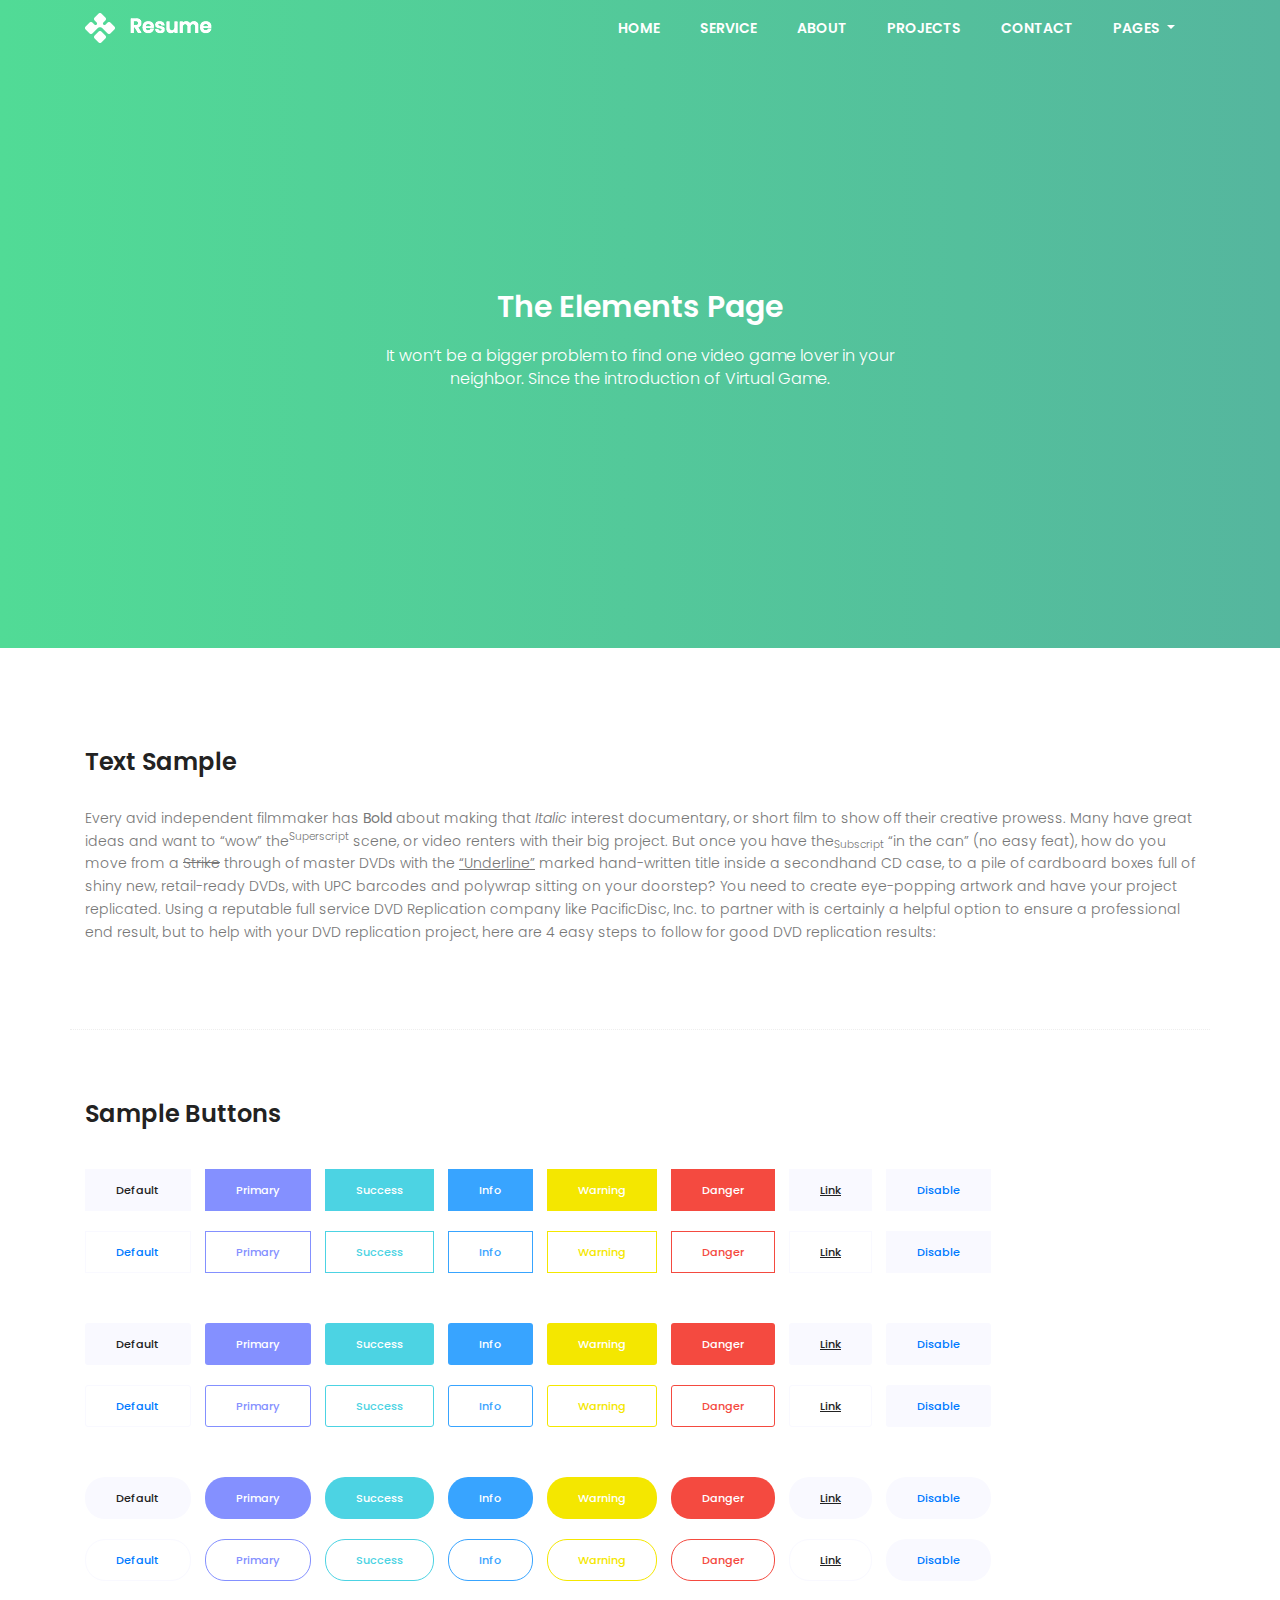
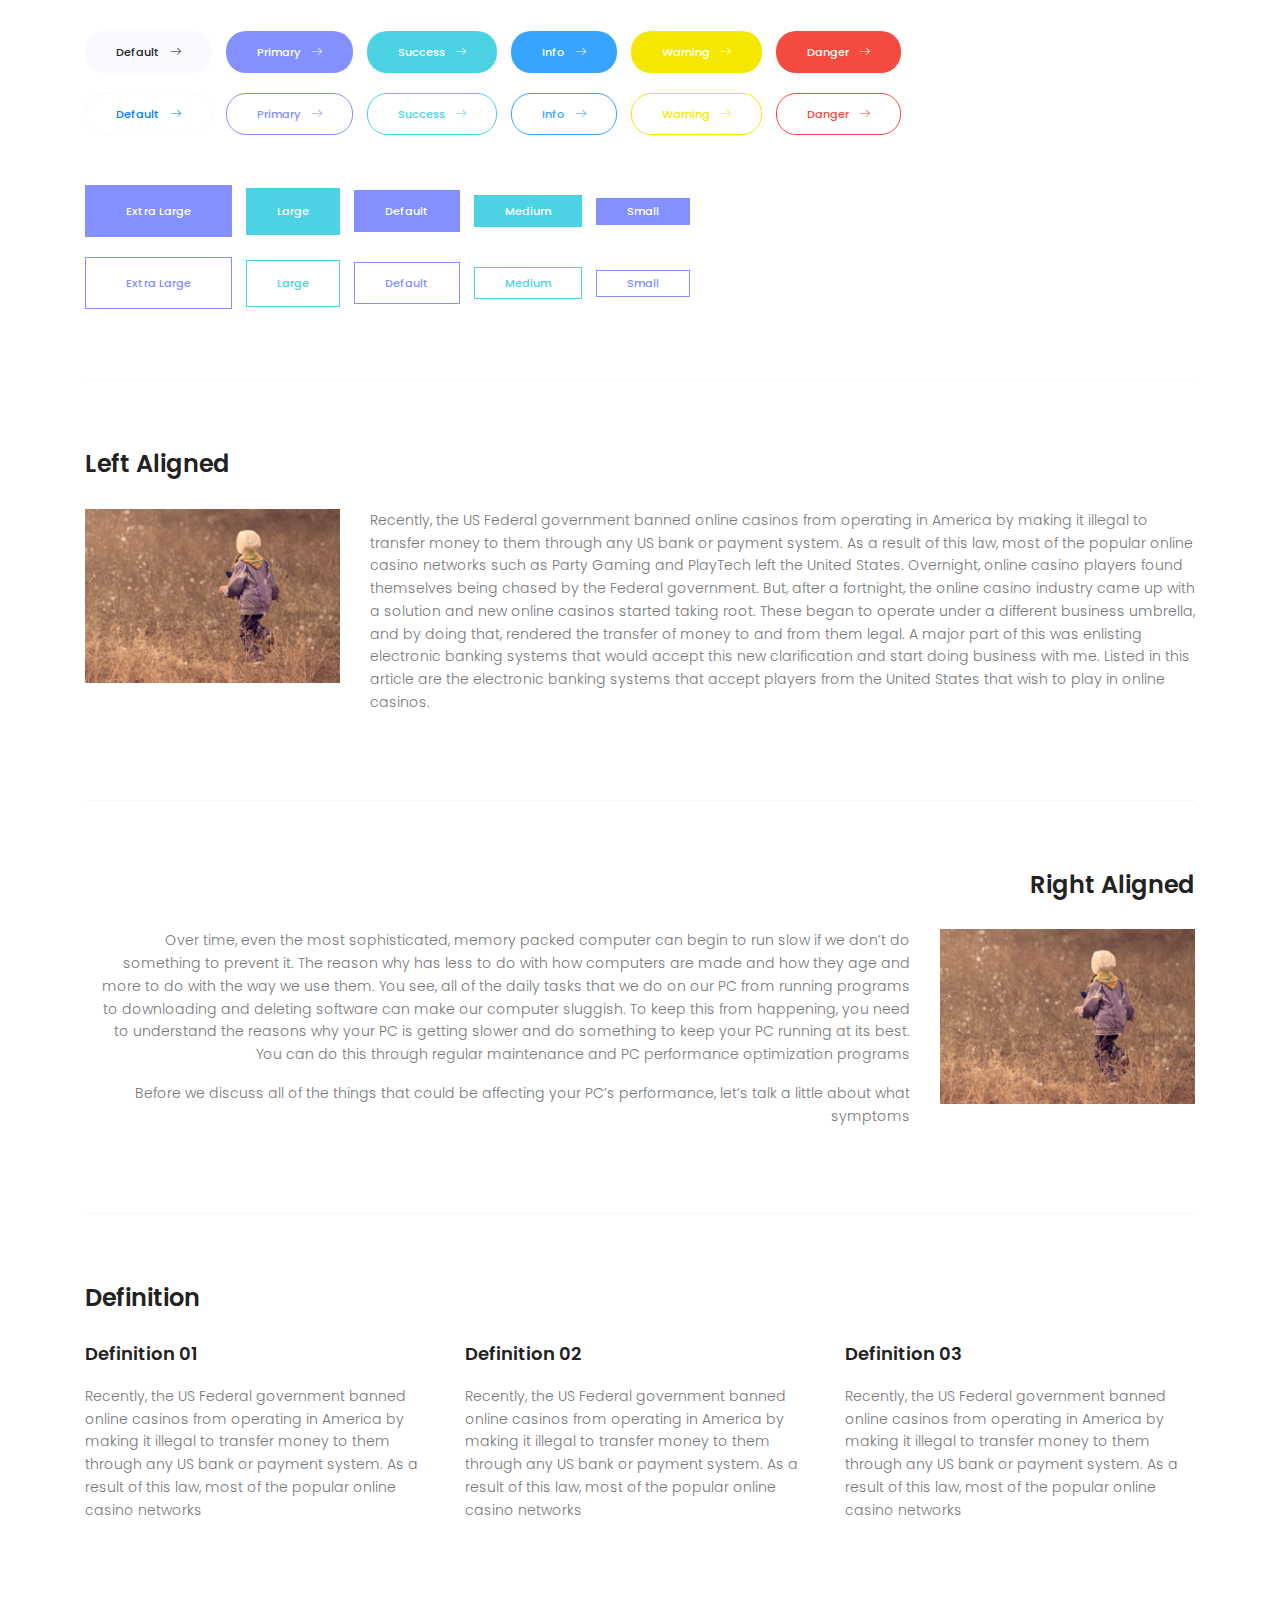
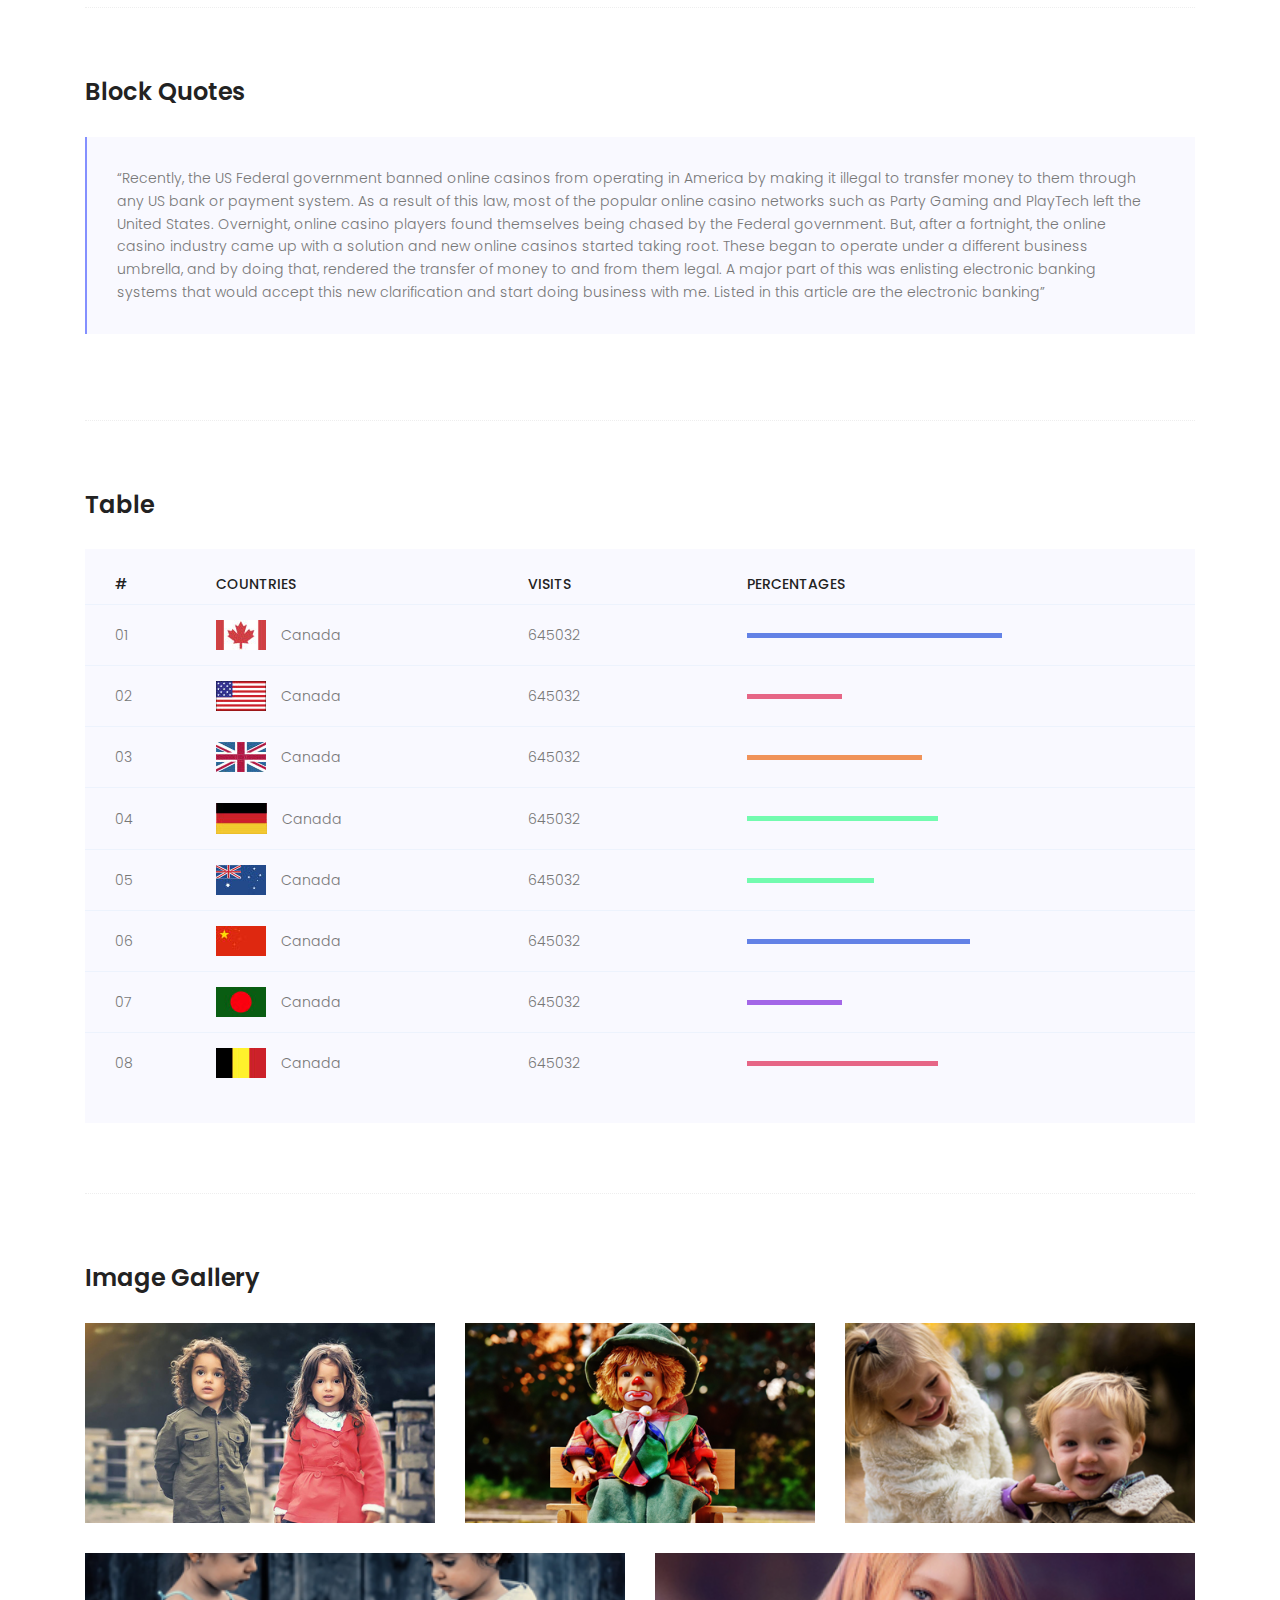
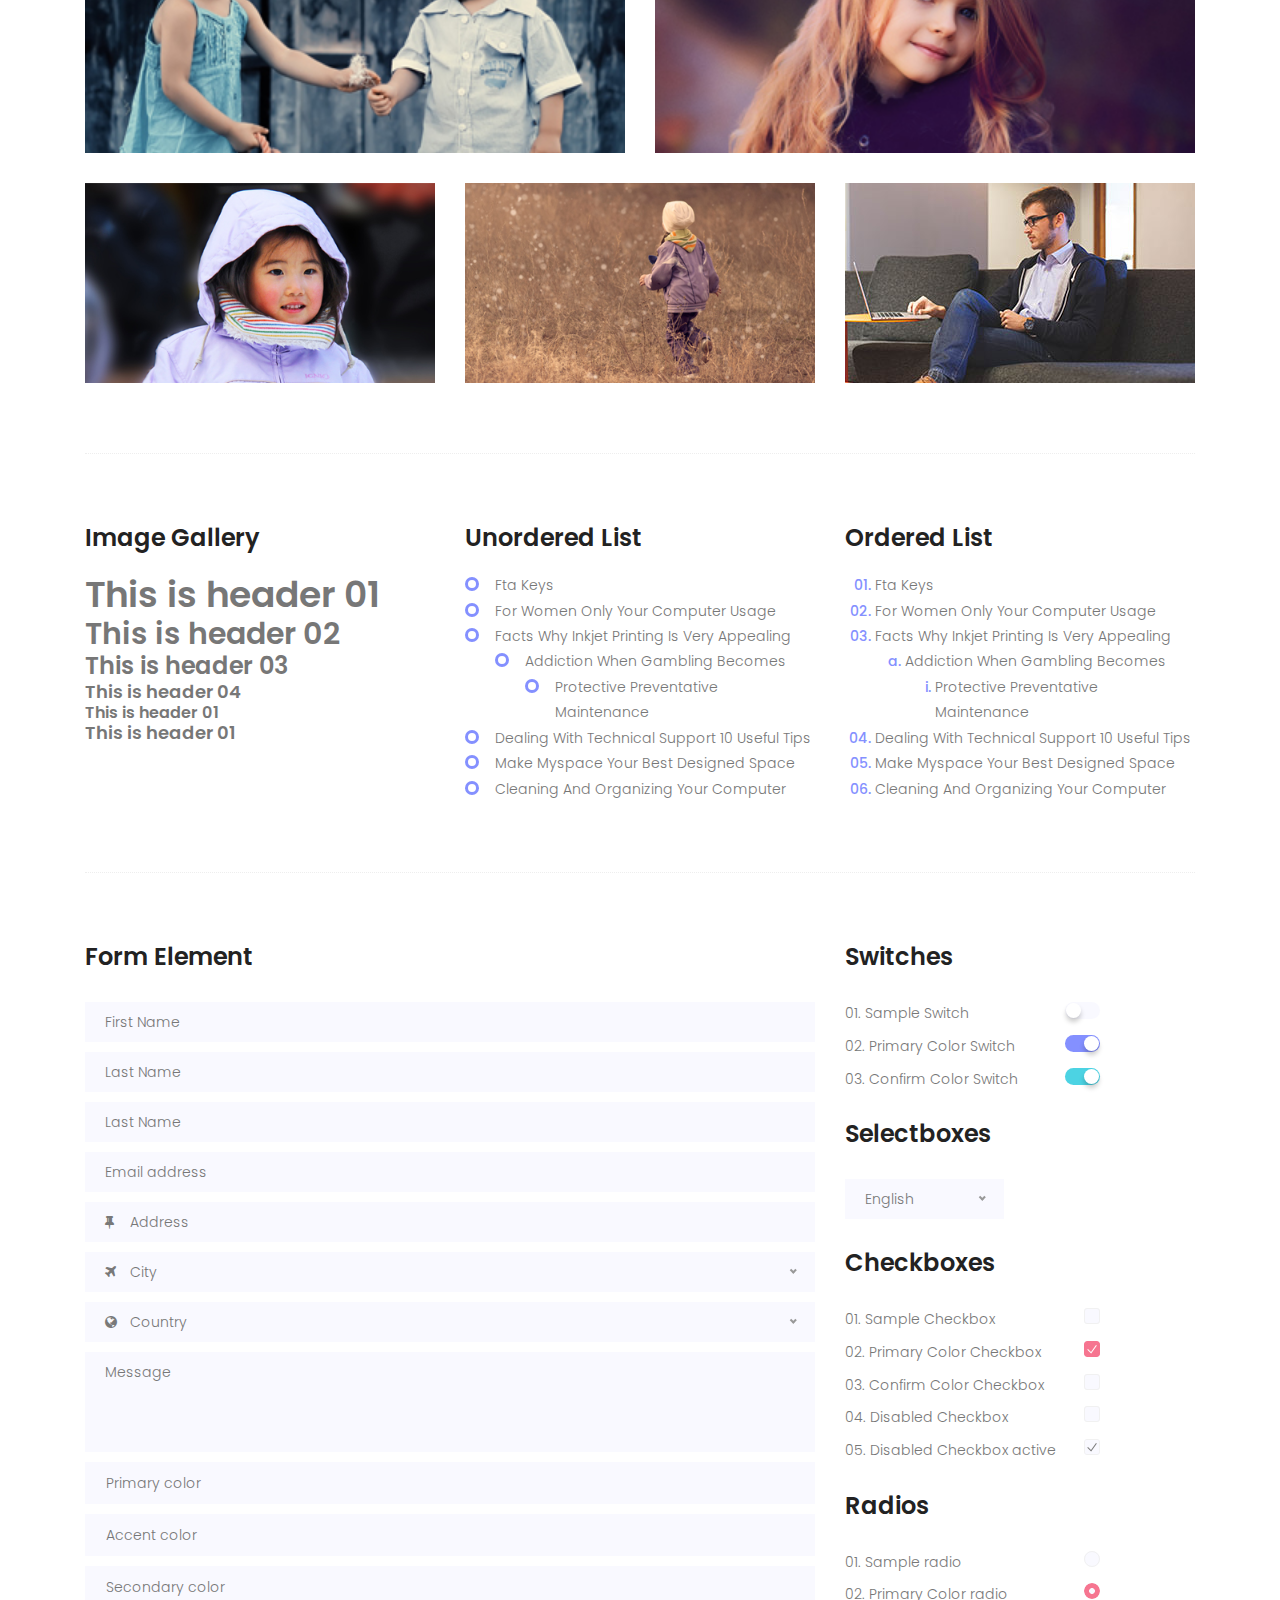
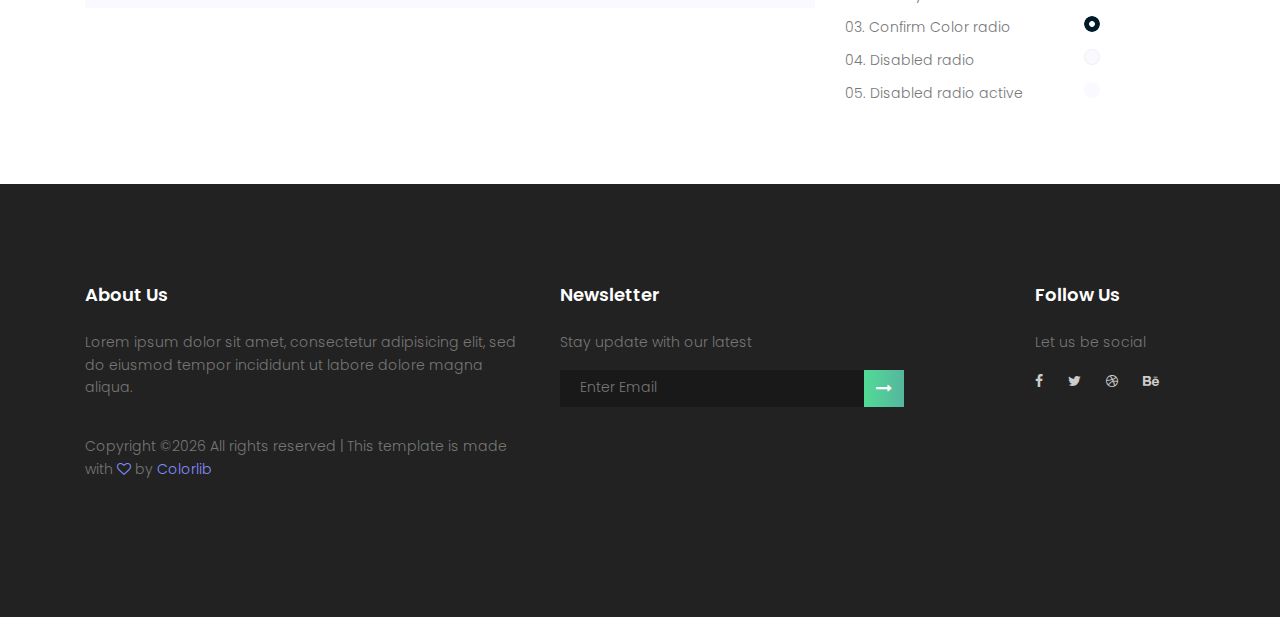
<file: elements.html>
<!DOCTYPE html>
	<html lang="zxx" class="no-js">
	<head>
		<!-- Mobile Specific Meta -->
		<meta name="viewport" content="width=device-width, initial-scale=1, shrink-to-fit=no">
		<!-- Favicon-->
		<link rel="shortcut icon" href="img/elements/fav.png">
		<!-- Author Meta -->
		<meta name="author" content="CodePixar">
		<!-- Meta Description -->
		<meta name="description" content="">
		<!-- Meta Keyword -->
		<meta name="keywords" content="">
		<!-- meta character set -->
		<meta charset="UTF-8">
		<!-- Site Title -->
		<title>Resume</title>

		<link href="https://fonts.googleapis.com/css?family=Poppins:100,200,400,300,500,600,700" rel="stylesheet"> 
			<!--
			CSS
			============================================= -->
			<link rel="stylesheet" href="css/linearicons.css">
			<link rel="stylesheet" href="css/owl.carousel.css">
			<link rel="stylesheet" href="css/font-awesome.min.css">
			<link rel="stylesheet" href="css/nice-select.css">			
			<link rel="stylesheet" href="css/magnific-popup.css">
			<link rel="stylesheet" href="css/bootstrap.css">
			<link rel="stylesheet" href="css/main.css">
		</head>
		<body>
			
			<!-- Start banner Area -->
			<section class="generic-banner relative">	
				<!-- Start Header Area -->
				<header class="default-header">
					<nav class="navbar navbar-expand-lg  navbar-light">
						<div class="container">
							  <a class="navbar-brand" href="index.html">
							  	<img src="img/logo.png" alt="">
							  </a>
							  <button class="navbar-toggler" type="button" data-toggle="collapse" data-target="#navbarSupportedContent" aria-controls="navbarSupportedContent" aria-expanded="false" aria-label="Toggle navigation">
							    <span class="text-white lnr lnr-menu"></span>
							  </button>

							  <div class="collapse navbar-collapse justify-content-end align-items-center" id="navbarSupportedContent">
							    <ul class="navbar-nav">
									<li><a href="index.html#home">Home</a></li>
									<li><a href="index.html#service">Service</a></li>
									<li><a href="index.html#about">About</a></li>
									<li><a href="index.html#project">Projects</a></li>
									<li><a href="index.html#contact">Contact</a></li>
								   <!-- Dropdown -->
								    <li class="dropdown">
								      <a class="dropdown-toggle" href="#" id="navbardrop" data-toggle="dropdown">
								        Pages
								      </a>
								      <div class="dropdown-menu">
								        <a class="dropdown-item" href="generic.html">Generic</a>
								        <a class="dropdown-item" href="elements.html">Elements</a>
								      </div>
								    </li>										
							    </ul>
							  </div>						
						</div>
					</nav>
				</header>
				<!-- End Header Area -->							
				<div class="container">
					<div class="row height align-items-center justify-content-center">
						<div class="col-lg-10">
							<div class="generic-banner-content">
								<h2 class="text-white">The Elements Page</h2>
								<p class="text-white">It won’t be a bigger problem to find one video game lover in your <br> neighbor. Since the introduction of Virtual Game.</p>
							</div>
						</div>
					</div>
				</div>
			</section>		
			<!-- End banner Area -->
			<!-- Start Sample Area -->
			<section class="sample-text-area">
				<div class="container">
					<h3 class="text-heading">Text Sample</h3>
					<p class="sample-text">
						Every avid independent filmmaker has <b>Bold</b> about making that <i>Italic</i> interest documentary, or short film to show off their creative prowess. Many have great ideas and want to “wow” the<sup>Superscript</sup> scene, or video renters with their big project.  But once you have the<sub>Subscript</sub> “in the can” (no easy feat), how do you move from a <del>Strike</del> through of master DVDs with the <u>“Underline”</u> marked hand-written title inside a secondhand CD case, to a pile of cardboard boxes full of shiny new, retail-ready DVDs, with UPC barcodes and polywrap sitting on your doorstep?  You need to create eye-popping artwork and have your project replicated. Using a reputable full service DVD Replication company like PacificDisc, Inc. to partner with is certainly a helpful option to ensure a professional end result, but to help with your DVD replication project, here are 4 easy steps to follow for good DVD replication results: 

					</p>
				</div>
			</section>
			<!-- End Sample Area -->
			<!-- Start Button -->
			<section class="button-area">
				<div class="container border-top-generic">
					<h3 class="text-heading">Sample Buttons</h3>
					<div class="button-group-area">
						<a href="#" class="genric-btn default">Default</a>
						<a href="#" class="genric-btn primary">Primary</a>
						<a href="#" class="genric-btn success">Success</a>
						<a href="#" class="genric-btn info">Info</a>
						<a href="#" class="genric-btn warning">Warning</a>
						<a href="#" class="genric-btn danger">Danger</a>
						<a href="#" class="genric-btn link">Link</a>
						<a href="#" class="genric-btn disable">Disable</a>
					</div>
					<div class="button-group-area mt-10">
						<a href="#" class="genric-btn default-border">Default</a>
						<a href="#" class="genric-btn primary-border">Primary</a>
						<a href="#" class="genric-btn success-border">Success</a>
						<a href="#" class="genric-btn info-border">Info</a>
						<a href="#" class="genric-btn warning-border">Warning</a>
						<a href="#" class="genric-btn danger-border">Danger</a>
						<a href="#" class="genric-btn link-border">Link</a>
						<a href="#" class="genric-btn disable">Disable</a>
					</div>
					<div class="button-group-area mt-40">
						<a href="#" class="genric-btn default radius">Default</a>
						<a href="#" class="genric-btn primary radius">Primary</a>
						<a href="#" class="genric-btn success radius">Success</a>
						<a href="#" class="genric-btn info radius">Info</a>
						<a href="#" class="genric-btn warning radius">Warning</a>
						<a href="#" class="genric-btn danger radius">Danger</a>
						<a href="#" class="genric-btn link radius">Link</a>
						<a href="#" class="genric-btn disable radius">Disable</a>
					</div>
					<div class="button-group-area mt-10">
						<a href="#" class="genric-btn default-border radius">Default</a>
						<a href="#" class="genric-btn primary-border radius">Primary</a>
						<a href="#" class="genric-btn success-border radius">Success</a>
						<a href="#" class="genric-btn info-border radius">Info</a>
						<a href="#" class="genric-btn warning-border radius">Warning</a>
						<a href="#" class="genric-btn danger-border radius">Danger</a>
						<a href="#" class="genric-btn link-border radius">Link</a>
						<a href="#" class="genric-btn disable radius">Disable</a>
					</div>
					<div class="button-group-area mt-40">
						<a href="#" class="genric-btn default circle">Default</a>
						<a href="#" class="genric-btn primary circle">Primary</a>
						<a href="#" class="genric-btn success circle">Success</a>
						<a href="#" class="genric-btn info circle">Info</a>
						<a href="#" class="genric-btn warning circle">Warning</a>
						<a href="#" class="genric-btn danger circle">Danger</a>
						<a href="#" class="genric-btn link circle">Link</a>
						<a href="#" class="genric-btn disable circle">Disable</a>
					</div>
					<div class="button-group-area mt-10">
						<a href="#" class="genric-btn default-border circle">Default</a>
						<a href="#" class="genric-btn primary-border circle">Primary</a>
						<a href="#" class="genric-btn success-border circle">Success</a>
						<a href="#" class="genric-btn info-border circle">Info</a>
						<a href="#" class="genric-btn warning-border circle">Warning</a>
						<a href="#" class="genric-btn danger-border circle">Danger</a>
						<a href="#" class="genric-btn link-border circle">Link</a>
						<a href="#" class="genric-btn disable circle">Disable</a>
					</div>
					<div class="button-group-area mt-40">
						<a href="#" class="genric-btn default circle arrow">Default<span class="lnr lnr-arrow-right"></span></a>
						<a href="#" class="genric-btn primary circle arrow">Primary<span class="lnr lnr-arrow-right"></span></a>
						<a href="#" class="genric-btn success circle arrow">Success<span class="lnr lnr-arrow-right"></span></a>
						<a href="#" class="genric-btn info circle arrow">Info<span class="lnr lnr-arrow-right"></span></a>
						<a href="#" class="genric-btn warning circle arrow">Warning<span class="lnr lnr-arrow-right"></span></a>
						<a href="#" class="genric-btn danger circle arrow">Danger<span class="lnr lnr-arrow-right"></span></a>
					</div>
					<div class="button-group-area mt-10">
						<a href="#" class="genric-btn default-border circle arrow">Default<span class="lnr lnr-arrow-right"></span></a>
						<a href="#" class="genric-btn primary-border circle arrow">Primary<span class="lnr lnr-arrow-right"></span></a>
						<a href="#" class="genric-btn success-border circle arrow">Success<span class="lnr lnr-arrow-right"></span></a>
						<a href="#" class="genric-btn info-border circle arrow">Info<span class="lnr lnr-arrow-right"></span></a>
						<a href="#" class="genric-btn warning-border circle arrow">Warning<span class="lnr lnr-arrow-right"></span></a>
						<a href="#" class="genric-btn danger-border circle arrow">Danger<span class="lnr lnr-arrow-right"></span></a>
					</div>
					<div class="button-group-area mt-40">
						<a href="#" class="genric-btn primary e-large">Extra Large</a>
						<a href="#" class="genric-btn success large">Large</a>
						<a href="#" class="genric-btn primary">Default</a>
						<a href="#" class="genric-btn success medium">Medium</a>
						<a href="#" class="genric-btn primary small">Small</a>
					</div>
					<div class="button-group-area mt-10">
						<a href="#" class="genric-btn primary-border e-large">Extra Large</a>
						<a href="#" class="genric-btn success-border large">Large</a>
						<a href="#" class="genric-btn primary-border">Default</a>
						<a href="#" class="genric-btn success-border medium">Medium</a>
						<a href="#" class="genric-btn primary-border small">Small</a>
					</div>
				</div>
			</section>
			<!-- End Button -->
			<!-- Start Align Area -->
			<div class="whole-wrap">
				<div class="container">
					<div class="section-top-border">
						<h3 class="mb-30">Left Aligned</h3>
						<div class="row">
							<div class="col-md-3">
								<img src="img/elements/d.jpg" alt="" class="img-fluid">
							</div>
							<div class="col-md-9 mt-sm-20">
								<p>Recently, the US Federal government banned online casinos from operating in America by making it illegal to transfer money to them through any US bank or payment system. As a result of this law, most of the popular online casino networks such as Party Gaming and PlayTech left the United States. Overnight, online casino players found themselves being chased by the Federal government. But, after a fortnight, the online casino industry came up with a solution and new online casinos started taking root. These began to operate under a different business umbrella, and by doing that, rendered the transfer of money to and from them legal. A major part of this was enlisting electronic banking systems that would accept this new clarification and start doing business with me. Listed in this article are the electronic banking systems that accept players from the United States that wish to play in online casinos.</p>
							</div>
						</div>
					</div>
					<div class="section-top-border text-right">
						<h3 class="mb-30">Right Aligned</h3>
						<div class="row">
							<div class="col-md-9">
								<p class="text-right">Over time, even the most sophisticated, memory packed computer can begin to run slow if we don’t do something to prevent it. The reason why has less to do with how computers are made and how they age and more to do with the way we use them. You see, all of the daily tasks that we do on our PC from running programs to downloading and deleting software can make our computer sluggish. To keep this from happening, you need to understand the reasons why your PC is getting slower and do something to keep your PC running at its best. You can do this through regular maintenance and PC performance optimization programs</p>
								<p class="text-right">Before we discuss all of the things that could be affecting your PC’s performance, let’s talk a little about what symptoms</p>
							</div>
							<div class="col-md-3">
								<img src="img/elements/d.jpg" alt="" class="img-fluid">
							</div>
						</div>
					</div>
					<div class="section-top-border">
						<h3 class="mb-30">Definition</h3>
						<div class="row">
							<div class="col-md-4">
								<div class="single-defination">
									<h4 class="mb-20">Definition 01</h4>
									<p>Recently, the US Federal government banned online casinos from operating in America by making it illegal to transfer money to them through any US bank or payment system. As a result of this law, most of the popular online casino networks</p>
								</div>
							</div>
							<div class="col-md-4">
								<div class="single-defination">
									<h4 class="mb-20">Definition 02</h4>
									<p>Recently, the US Federal government banned online casinos from operating in America by making it illegal to transfer money to them through any US bank or payment system. As a result of this law, most of the popular online casino networks</p>
								</div>
							</div>
							<div class="col-md-4">
								<div class="single-defination">
									<h4 class="mb-20">Definition 03</h4>
									<p>Recently, the US Federal government banned online casinos from operating in America by making it illegal to transfer money to them through any US bank or payment system. As a result of this law, most of the popular online casino networks</p>
								</div>
							</div>
						</div>
					</div>
					<div class="section-top-border">
						<h3 class="mb-30">Block Quotes</h3>
						<div class="row">
							<div class="col-lg-12">
								<blockquote class="generic-blockquote">
									“Recently, the US Federal government banned online casinos from operating in America by making it illegal to transfer money to them through any US bank or payment system. As a result of this law, most of the popular online casino networks such as Party Gaming and PlayTech left the United States. Overnight, online casino players found themselves being chased by the Federal government. But, after a fortnight, the online casino industry came up with a solution and new online casinos started taking root. These began to operate under a different business umbrella, and by doing that, rendered the transfer of money to and from them legal. A major part of this was enlisting electronic banking systems that would accept this new clarification and start doing business with me. Listed in this article are the electronic banking” 
								</blockquote>
							</div>
						</div>
					</div>
					<div class="section-top-border">
						<h3 class="mb-30">Table</h3>
						<div class="progress-table-wrap">
							<div class="progress-table">
								<div class="table-head">
									<div class="serial">#</div>
									<div class="country">Countries</div>
									<div class="visit">Visits</div>
									<div class="percentage">Percentages</div>
								</div>
								<div class="table-row">
									<div class="serial">01</div>
									<div class="country"> <img src="img/elements/f1.jpg" alt="flag">Canada</div>
									<div class="visit">645032</div>
									<div class="percentage">
										<div class="progress">
											<div class="progress-bar color-1" role="progressbar" style="width: 80%" aria-valuenow="80" aria-valuemin="0" aria-valuemax="100"></div>
										</div>
									</div>
								</div>
								<div class="table-row">
									<div class="serial">02</div>
									<div class="country"> <img src="img/elements/f2.jpg" alt="flag">Canada</div>
									<div class="visit">645032</div>
									<div class="percentage">
										<div class="progress">
											<div class="progress-bar color-2" role="progressbar" style="width: 30%" aria-valuenow="30" aria-valuemin="0" aria-valuemax="100"></div>
										</div>
									</div>
								</div>
								<div class="table-row">
									<div class="serial">03</div>
									<div class="country"> <img src="img/elements/f3.jpg" alt="flag">Canada</div>
									<div class="visit">645032</div>
									<div class="percentage">
										<div class="progress">
											<div class="progress-bar color-3" role="progressbar" style="width: 55%" aria-valuenow="55" aria-valuemin="0" aria-valuemax="100"></div>
										</div>
									</div>
								</div>
								<div class="table-row">
									<div class="serial">04</div>
									<div class="country"> <img src="img/elements/f4.jpg" alt="flag">Canada</div>
									<div class="visit">645032</div>
									<div class="percentage">
										<div class="progress">
											<div class="progress-bar color-4" role="progressbar" style="width: 60%" aria-valuenow="60" aria-valuemin="0" aria-valuemax="100"></div>
										</div>
									</div>
								</div>
								<div class="table-row">
									<div class="serial">05</div>
									<div class="country"> <img src="img/elements/f5.jpg" alt="flag">Canada</div>
									<div class="visit">645032</div>
									<div class="percentage">
										<div class="progress">
											<div class="progress-bar color-5" role="progressbar" style="width: 40%" aria-valuenow="40" aria-valuemin="0" aria-valuemax="100"></div>
										</div>
									</div>
								</div>
								<div class="table-row">
									<div class="serial">06</div>
									<div class="country"> <img src="img/elements/f6.jpg" alt="flag">Canada</div>
									<div class="visit">645032</div>
									<div class="percentage">
										<div class="progress">
											<div class="progress-bar color-6" role="progressbar" style="width: 70%" aria-valuenow="70" aria-valuemin="0" aria-valuemax="100"></div>
										</div>
									</div>
								</div>
								<div class="table-row">
									<div class="serial">07</div>
									<div class="country"> <img src="img/elements/f7.jpg" alt="flag">Canada</div>
									<div class="visit">645032</div>
									<div class="percentage">
										<div class="progress">
											<div class="progress-bar color-7" role="progressbar" style="width: 30%" aria-valuenow="30" aria-valuemin="0" aria-valuemax="100"></div>
										</div>
									</div>
								</div>
								<div class="table-row">
									<div class="serial">08</div>
									<div class="country"> <img src="img/elements/f8.jpg" alt="flag">Canada</div>
									<div class="visit">645032</div>
									<div class="percentage">
										<div class="progress">
											<div class="progress-bar color-8" role="progressbar" style="width: 60%" aria-valuenow="60" aria-valuemin="0" aria-valuemax="100"></div>
										</div>
									</div>
								</div>
							</div>
						</div>
					</div>
					<div class="section-top-border">
						<h3>Image Gallery</h3>
						<div class="row gallery-item">
							<div class="col-md-4">
								<a href="img/elements/g1.jpg" class="img-pop-up"><div class="single-gallery-image" style="background: url(img/elements/g1.jpg);"></div></a>
							</div>
							<div class="col-md-4">
								<a href="img/elements/g2.jpg" class="img-pop-up"><div class="single-gallery-image" style="background: url(img/elements/g2.jpg);"></div></a>
							</div>
							<div class="col-md-4">
								<a href="img/elements/g3.jpg" class="img-pop-up"><div class="single-gallery-image" style="background: url(img/elements/g3.jpg);"></div></a>
							</div>
							<div class="col-md-6">
								<a href="img/elements/g4.jpg" class="img-pop-up"><div class="single-gallery-image" style="background: url(img/elements/g4.jpg);"></div></a>
							</div>
							<div class="col-md-6">
								<a href="img/elements/g5.jpg" class="img-pop-up"><div class="single-gallery-image" style="background: url(img/elements/g5.jpg);"></div></a>
							</div>
							<div class="col-md-4">
								<a href="img/elements/g6.jpg" class="img-pop-up"><div class="single-gallery-image" style="background: url(img/elements/g6.jpg);"></div></a>
							</div>
							<div class="col-md-4">
								<a href="img/elements/g7.jpg" class="img-pop-up"><div class="single-gallery-image" style="background: url(img/elements/g7.jpg);"></div></a>
							</div>
							<div class="col-md-4">
								<a href="img/elements/g8.jpg" class="img-pop-up"><div class="single-gallery-image" style="background: url(img/elements/g8.jpg);"></div></a>
							</div>
						</div>
					</div>
					<div class="section-top-border">
						<div class="row">
							<div class="col-md-4">
								<h3 class="mb-20">Image Gallery</h3>
								<div class="typography">
									<h1>This is header 01</h1>
									<h2>This is header 02</h2>
									<h3>This is header 03</h3>
									<h4>This is header 04</h4>
									<h5>This is header 01</h5>
									<h6>This is header 01</h6>
								</div>
							</div>
							<div class="col-md-4 mt-sm-30">
								<h3 class="mb-20">Unordered List</h3>
								<div class="">
									<ul class="unordered-list">
										<li>Fta Keys</li>
										<li>For Women Only Your Computer Usage</li>
										<li>Facts Why Inkjet Printing Is Very Appealing
											<ul>
												<li>Addiction When Gambling Becomes
													<ul>
														<li>Protective Preventative Maintenance</li>
													</ul>
												</li>
											</ul>
										</li>
										<li>Dealing With Technical Support 10 Useful Tips</li>
										<li>Make Myspace Your Best Designed Space</li>
										<li>Cleaning And Organizing Your Computer</li>
									</ul>
								</div>
							</div>
							<div class="col-md-4 mt-sm-30">
								<h3 class="mb-20">Ordered List</h3>
								<div class="">
									<ol class="ordered-list">
										<li><span>Fta Keys</span></li>
										<li><span>For Women Only Your Computer Usage</span></li>
										<li><span>Facts Why Inkjet Printing Is Very Appealing</span>
											<ol class="ordered-list-alpha">
												<li><span>Addiction When Gambling Becomes</span>
													<ol class="ordered-list-roman">
														<li><span>Protective Preventative Maintenance</span></li>
													</ol>
												</li>
											</ol>
										</li>
										<li><span>Dealing With Technical Support 10 Useful Tips</span></li>
										<li><span>Make Myspace Your Best Designed Space</span></li>
										<li><span>Cleaning And Organizing Your Computer</span></li>
									</ol>
								</div>
							</div>
						</div>
					</div>
					<div class="section-top-border">
						<div class="row">
							<div class="col-lg-8 col-md-8">
								<h3 class="mb-30">Form Element</h3>
								<form action="#">
									<div class="mt-10">
										<input type="text" name="first_name" placeholder="First Name" onfocus="this.placeholder = ''" onblur="this.placeholder = 'First Name'" required class="single-input">
									</div>
									<div class="mt-10">
										<input type="text" name="last_name" placeholder="Last Name" onfocus="this.placeholder = ''" onblur="this.placeholder = 'Last Name'" required class="single-input">
									</div>
									<div class="mt-10">
										<input type="text" name="last_name" placeholder="Last Name" onfocus="this.placeholder = ''" onblur="this.placeholder = 'Last Name'" required class="single-input">
									</div>
									<div class="mt-10">
										<input type="email" name="EMAIL" placeholder="Email address" onfocus="this.placeholder = ''" onblur="this.placeholder = 'Email address'" required class="single-input">
									</div>
									<div class="input-group-icon mt-10">
										<div class="icon"><i class="fa fa-thumb-tack" aria-hidden="true"></i></div>
										<input type="text" name="address" placeholder="Address" onfocus="this.placeholder = ''" onblur="this.placeholder = 'Address'" required class="single-input">
									</div>
									<div class="input-group-icon mt-10">
										<div class="icon"><i class="fa fa-plane" aria-hidden="true"></i></div>
										<div class="form-select" id="default-select"">
											<select>
												<option value="1">City</option>
												<option value="1">Dhaka</option>
												<option value="1">Dilli</option>
												<option value="1">Newyork</option>
												<option value="1">Islamabad</option>
											</select>
										</div>
									</div>
									<div class="input-group-icon mt-10">
										<div class="icon"><i class="fa fa-globe" aria-hidden="true"></i></div>
										<div class="form-select" id="default-select"">
											<select>
												<option value="1">Country</option>
												<option value="1">Bangladesh</option>
												<option value="1">India</option>
												<option value="1">England</option>
												<option value="1">Srilanka</option>
											</select>
										</div>
									</div>
									
									<div class="mt-10">
										<textarea class="single-textarea" placeholder="Message" onfocus="this.placeholder = ''" onblur="this.placeholder = 'Message'" required></textarea>
									</div>
									<!-- For Gradient Border Use -->
									<!-- <div class="mt-10">
										<div class="primary-input">
											<input id="primary-input" type="text" name="first_name" placeholder="Primary color" onfocus="this.placeholder = ''" onblur="this.placeholder = 'Primary color'">
											<label for="primary-input"></label>
										</div>
									</div> -->
									<div class="mt-10">
										<input type="text" name="first_name" placeholder="Primary color" onfocus="this.placeholder = ''" onblur="this.placeholder = 'Primary color'" required class="single-input-primary">
									</div>
									<div class="mt-10">
										<input type="text" name="first_name" placeholder="Accent color" onfocus="this.placeholder = ''" onblur="this.placeholder = 'Accent color'" required class="single-input-accent">
									</div>
									<div class="mt-10">
										<input type="text" name="first_name" placeholder="Secondary color" onfocus="this.placeholder = ''" onblur="this.placeholder = 'Secondary color'" required class="single-input-secondary">
									</div>
								</form>
							</div>
							<div class="col-lg-3 col-md-4 mt-sm-30">
								<div class="single-element-widget">
									<h3 class="mb-30">Switches</h3>
									<div class="switch-wrap d-flex justify-content-between">
										<p>01. Sample Switch</p>
										<div class="primary-switch">
											<input type="checkbox" id="default-switch">
											<label for="default-switch"></label>
										</div>
									</div>
									<div class="switch-wrap d-flex justify-content-between">
										<p>02. Primary Color Switch</p>
										<div class="primary-switch">
											<input type="checkbox" id="primary-switch" checked>
											<label for="primary-switch"></label>
										</div>
									</div>
									<div class="switch-wrap d-flex justify-content-between">
										<p>03. Confirm Color Switch</p>
										<div class="confirm-switch">
											<input type="checkbox" id="confirm-switch" checked>
											<label for="confirm-switch"></label>
										</div>
									</div>
								</div>
								<div class="single-element-widget mt-30">
									<h3 class="mb-30">Selectboxes</h3>
									<div class="default-select" id="default-select"">
										<select>
											<option value="1">English</option>
											<option value="1">Spanish</option>
											<option value="1">Arabic</option>
											<option value="1">Portuguise</option>
											<option value="1">Bengali</option>
										</select>
									</div>
								</div>
								<div class="single-element-widget mt-30">
									<h3 class="mb-30">Checkboxes</h3>
									<div class="switch-wrap d-flex justify-content-between">
										<p>01. Sample Checkbox</p>
										<div class="primary-checkbox">
											<input type="checkbox" id="default-checkbox">
											<label for="default-checkbox"></label>
										</div>
									</div>
									<div class="switch-wrap d-flex justify-content-between">
										<p>02. Primary Color Checkbox</p>
										<div class="primary-checkbox">
											<input type="checkbox" id="primary-checkbox" checked>
											<label for="primary-checkbox"></label>
										</div>
									</div>
									<div class="switch-wrap d-flex justify-content-between">
										<p>03. Confirm Color Checkbox</p>
										<div class="confirm-checkbox">
											<input type="checkbox" id="confirm-checkbox">
											<label for="confirm-checkbox"></label>
										</div>
									</div>
									<div class="switch-wrap d-flex justify-content-between">
										<p>04. Disabled Checkbox</p>
										<div class="disabled-checkbox">
											<input type="checkbox" id="disabled-checkbox" disabled>
											<label for="disabled-checkbox"></label>
										</div>
									</div>
									<div class="switch-wrap d-flex justify-content-between">
										<p>05. Disabled Checkbox active</p>
										<div class="disabled-checkbox">
											<input type="checkbox" id="disabled-checkbox-active" checked disabled>
											<label for="disabled-checkbox-active"></label>
										</div>
									</div>
								</div>
								<div class="single-element-widget mt-30">
									<h3 class="mb-30">Radios</h3>
									<div class="switch-wrap d-flex justify-content-between">
										<p>01. Sample radio</p>
										<div class="primary-radio">
											<input type="checkbox" id="default-radio">
											<label for="default-radio"></label>
										</div>
									</div>
									<div class="switch-wrap d-flex justify-content-between">
										<p>02. Primary Color radio</p>
										<div class="primary-radio">
											<input type="checkbox" id="primary-radio" checked>
											<label for="primary-radio"></label>
										</div>
									</div>
									<div class="switch-wrap d-flex justify-content-between">
										<p>03. Confirm Color radio</p>
										<div class="confirm-radio">
											<input type="checkbox" id="confirm-radio" checked>
											<label for="confirm-radio"></label>
										</div>
									</div>
									<div class="switch-wrap d-flex justify-content-between">
										<p>04. Disabled radio</p>
										<div class="disabled-radio">
											<input type="checkbox" id="disabled-radio" disabled>
											<label for="disabled-radio"></label>
										</div>
									</div>
									<div class="switch-wrap d-flex justify-content-between">
										<p>05. Disabled radio active</p>
										<div class="disabled-radio">
											<input type="checkbox" id="disabled-radio-active" checked disabled>
											<label for="disabled-radio-active"></label>
										</div>
									</div>
								</div>
							</div>
						</div>
					</div>
				</div>
			</div>
			<!-- End Align Area -->

			<!-- start footer Area -->		
			<footer class="footer-area section-gap">
				<div class="container">
					<div class="row">
						<div class="col-lg-5  col-md-6 col-sm-6">
							<div class="single-footer-widget">
								<h6>About Us</h6>
								<p>
									Lorem ipsum dolor sit amet, consectetur adipisicing elit, sed do eiusmod tempor incididunt ut labore dolore magna aliqua.
								</p>
								<!-- Link back to Colorlib can't be removed. Template is licensed under CC BY 3.0. -->
            		<p class="footer-text">Copyright &copy;<script>document.write(new Date().getFullYear());</script> All rights reserved | This template is made with <i class="fa fa-heart-o" aria-hidden="true"></i> by <a href="https://colorlib.com" target="_blank">Colorlib</a></p>
            		<!-- Link back to Colorlib can't be removed. Template is licensed under CC BY 3.0. -->
							</div>
						</div>
						<div class="col-lg-5  col-md-6 col-sm-6">
							<div class="single-footer-widget">
								<h6>Newsletter</h6>
								<p>Stay update with our latest</p>
								<div class="" id="mc_embed_signup">

										<form target="_blank" novalidate="true" action="https://spondonit.us12.list-manage.com/subscribe/post?u=1462626880ade1ac87bd9c93a&amp;id=92a4423d01" method="get" class="form-inline">

										<div class="d-flex flex-row">

											<input class="form-control" name="EMAIL" placeholder="Enter Email" onfocus="this.placeholder = ''" onblur="this.placeholder = 'Enter Email '" required="" type="email">


				                            	<button class="click-btn btn btn-default"><i class="fa fa-long-arrow-right" aria-hidden="true"></i></button>
				                            	<div style="position: absolute; left: -5000px;">
													<input name="b_36c4fd991d266f23781ded980_aefe40901a" tabindex="-1" value="" type="text">
												</div>
				                          	
											<!-- <div class="col-lg-4 col-md-4">
												<button class="bb-btn btn"><span class="lnr lnr-arrow-right"></span></button>
											</div>  -->
										</div>		
										<div class="info"></div>
										</form>
								</div>
								</div>
						</div>							
						<div class="col-lg-2 col-md-6 col-sm-6 social-widget">
							<div class="single-footer-widget">
								<h6>Follow Us</h6>
								<p>Let us be social</p>
								<div class="footer-social d-flex align-items-center">
									<a href="#"><i class="fa fa-facebook"></i></a>
									<a href="#"><i class="fa fa-twitter"></i></a>
									<a href="#"><i class="fa fa-dribbble"></i></a>
									<a href="#"><i class="fa fa-behance"></i></a>
								</div>
							</div>
						</div>							
					</div>
				</div>
			</footer>	
			<!-- End footer Area -->	

			<script src="js/vendor/jquery-2.2.4.min.js"></script>
			<script src="https://cdnjs.cloudflare.com/ajax/libs/popper.js/1.11.0/umd/popper.min.js" integrity="sha384-b/U6ypiBEHpOf/4+1nzFpr53nxSS+GLCkfwBdFNTxtclqqenISfwAzpKaMNFNmj4" crossorigin="anonymous"></script>
			<script src="js/vendor/bootstrap.min.js"></script>
			<script src="js/owl.carousel.min.js"></script>
			<script src="js/jquery.sticky.js"></script>
			<script src="js/jquery.nice-select.min.js"></script>			
			<script src="js/parallax.min.js"></script>
			<script src="js/jquery.magnific-popup.min.js"></script>
			<script src="js/main.js"></script>	
		</body>
	</html>
</file>
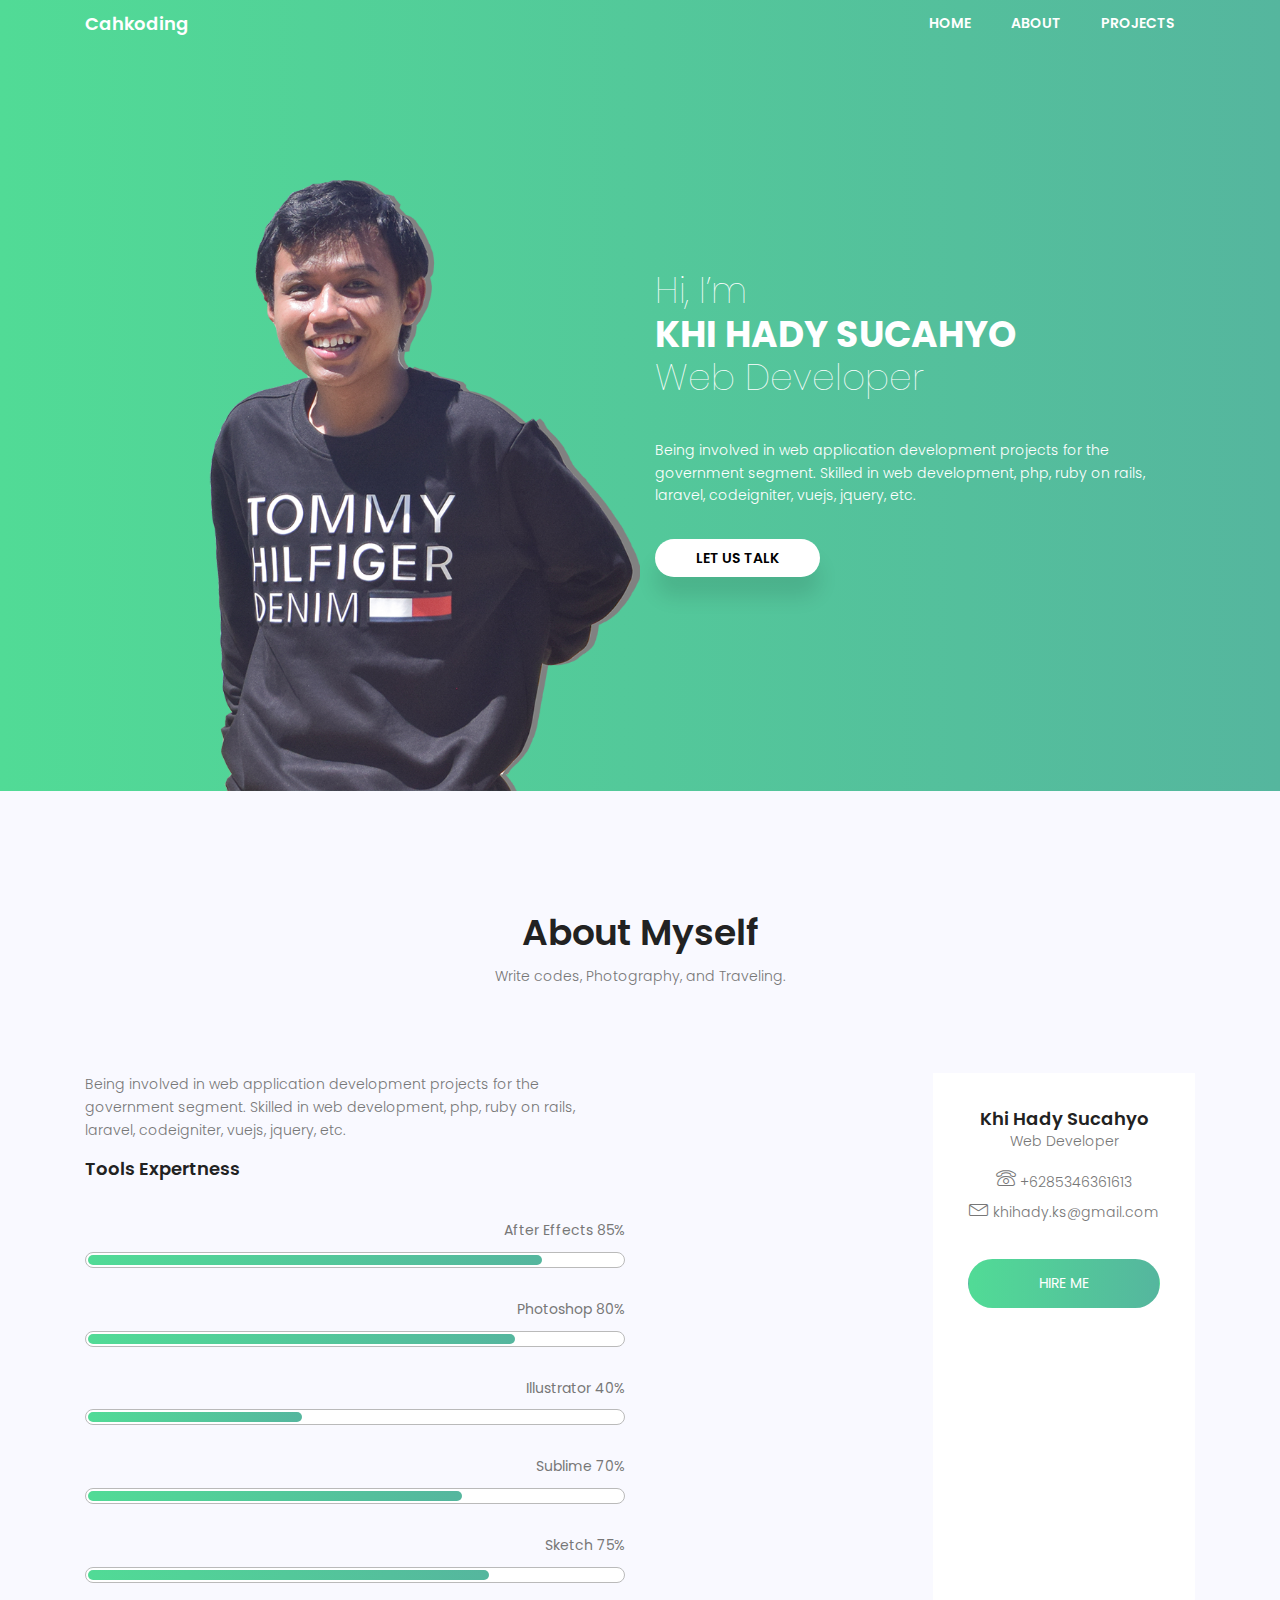
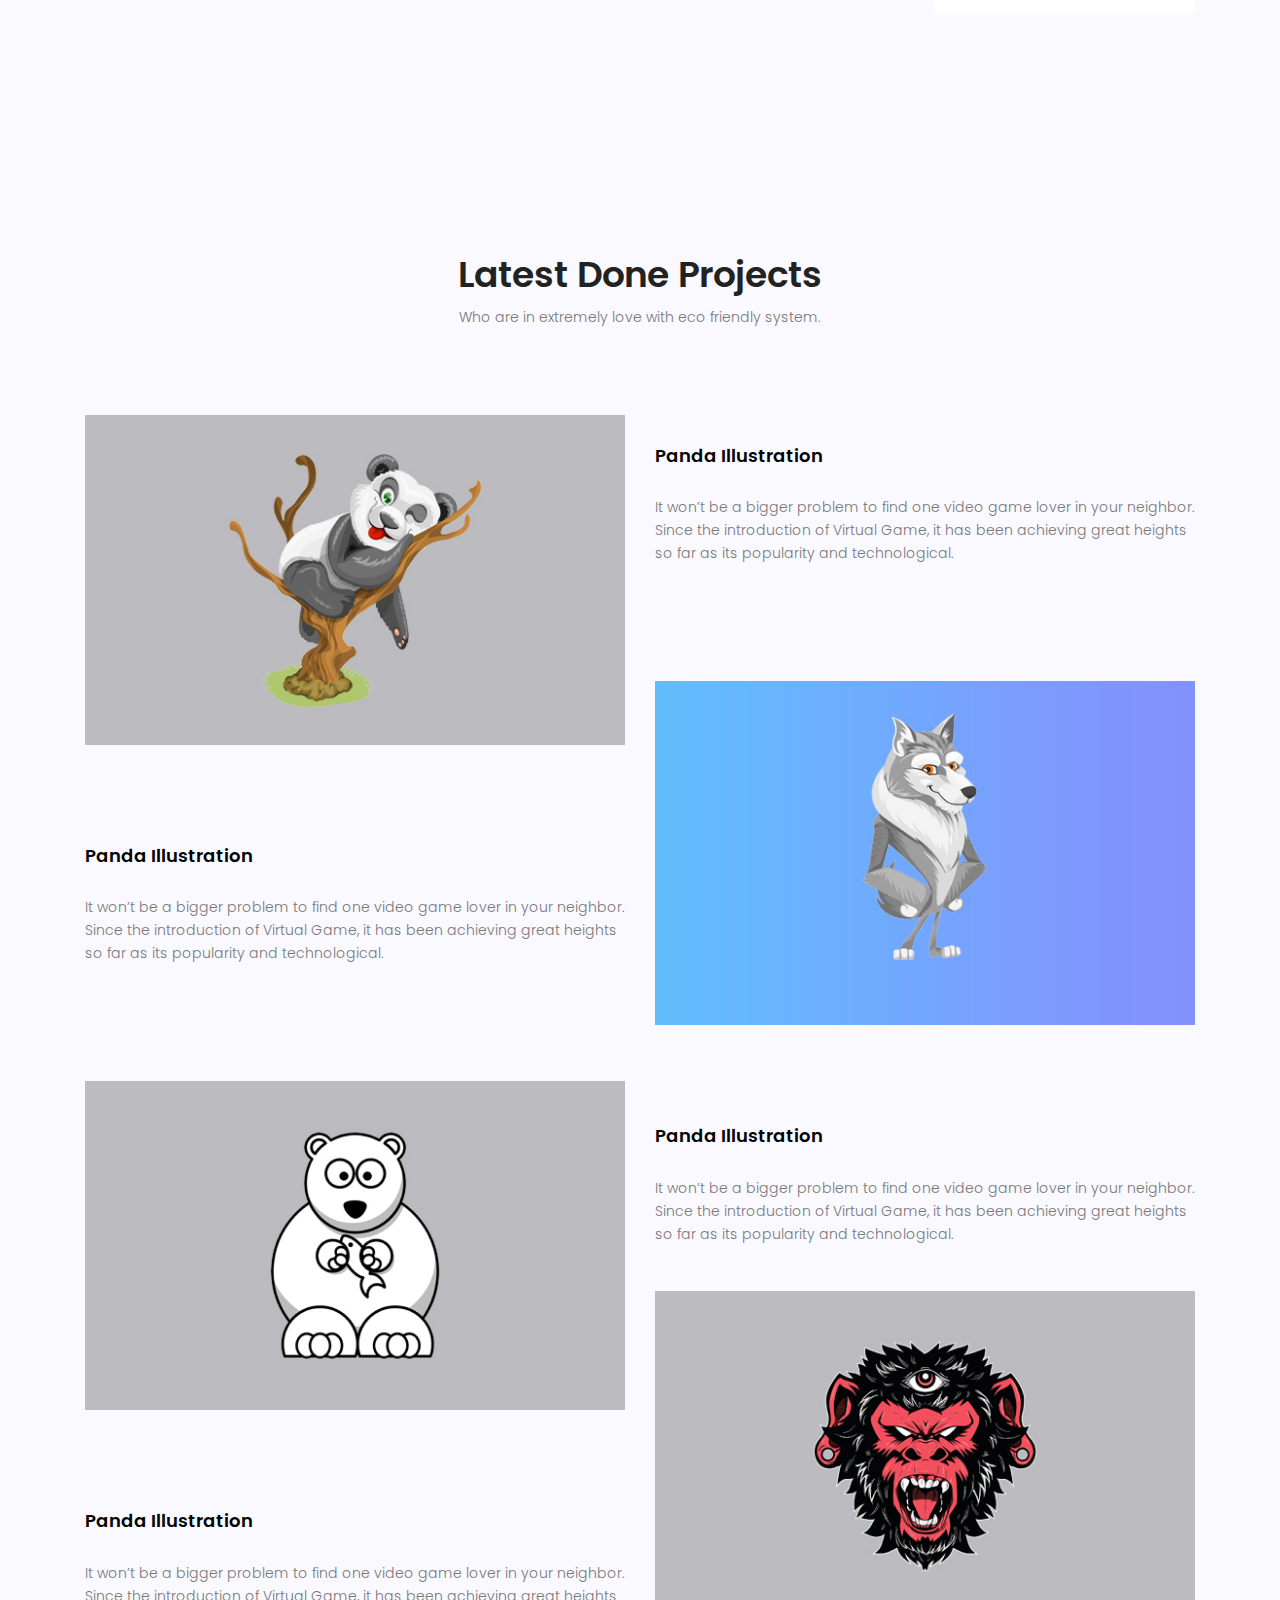
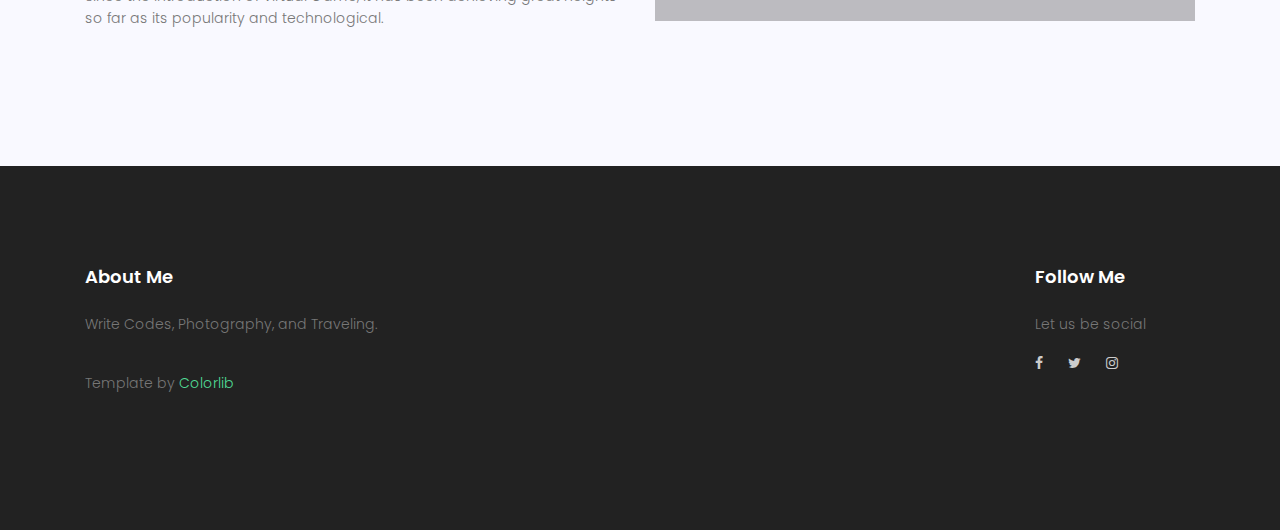
<file: index.1.html>
<!DOCTYPE html>
	<html lang="zxx" class="no-js">
	<head>
		<!-- Mobile Specific Meta -->
		<meta name="viewport" content="width=device-width, initial-scale=1, shrink-to-fit=no">
		<!-- Favicon-->
		<link rel="shortcut icon" href="img/fav2.png">
		<!-- Author Meta -->
		<meta name="author" content="colorlib">
		<!-- Meta Description -->
		<meta name="description" content="">
		<!-- Meta Keyword -->
		<meta name="keywords" content="">
		<!-- meta character set -->
		<meta charset="UTF-8">
		<!-- Site Title -->
		<title>Cahkoding</title>

		<link href="https://fonts.googleapis.com/css?family=Poppins:100,200,400,300,500,600,700" rel="stylesheet"> 
			<!--
			CSS
			============================================= -->
			<link rel="stylesheet" href="css/linearicons.css">
			<link rel="stylesheet" href="css/font-awesome.min.css">
			<link rel="stylesheet" href="css/bootstrap.css">
			<link rel="stylesheet" href="css/magnific-popup.css">
			<link rel="stylesheet" href="css/owl.carousel.css">
			<link rel="stylesheet" href="css/main.css">
		</head>
		<body>
			<!-- start banner Area -->
			<section class="banner-area" id="home">
				<!-- Start Header Area -->
				<header class="default-header">
					<nav class="navbar navbar-expand-lg  navbar-light">
							<div class="container">
							  <a class="navbar-brand" href="index.html">
								  <!-- <img src="img/logo.png" alt=""> -->
								  <h4 class="text-white">Cahkoding</h4>
							  </a>
							  <button class="navbar-toggler" type="button" data-toggle="collapse" data-target="#navbarSupportedContent" aria-controls="navbarSupportedContent" aria-expanded="false" aria-label="Toggle navigation">
							    <span class="text-white lnr lnr-menu"></span>
							  </button>

							  <div class="collapse navbar-collapse justify-content-end align-items-center" id="navbarSupportedContent">
							    <ul class="navbar-nav">
									<li><a href="#home">Home</a></li>
									<!-- <li><a href="#service">Service</a></li> -->
									<li><a href="#about">About</a></li>
									<li><a href="#project">Projects</a></li>
									<!-- <li><a href="#contact">Contact</a></li> -->
								   <!-- Dropdown -->
								    <!-- <li class="dropdown">
								      <a class="dropdown-toggle" href="#" id="navbardrop" data-toggle="dropdown">
								        Pages
								      </a>
								      <div class="dropdown-menu">
								        <a class="dropdown-item" href="generic.html">Generic</a>
								        <a class="dropdown-item" href="elements.html">Elements</a>
								      </div>
								    </li>										 -->
							    </ul>
							  </div>						
						</div>
					</nav>
				</header>
				<!-- End Header Area -->				
			<div class="container">
				<div class="row justify-content-start align-items-center">
					<div class="col-lg-6 col-md-12 no-padding banner-right">
						<img class="img-fluid" src="img/header-ava.png" alt="">
					</div>						
					<div class="col-lg-6 col-md-12 banner-left">
						<h1 class="text-white">
							Hi, I’m <br>
							<span>Khi Hady Sucahyo</span> <br>
							Web Developer						
						</h1>
						<p class="mx-auto text-white  mt-20 mb-40">
							Being involved in web application development projects for the government segment. Skilled in web development, php, ruby on rails, laravel, codeigniter, vuejs, jquery, etc.
						</p>
						<a href="#" class="text-uppercase header-btn">Let Us Talk</span></a>
					</div>
				</div>
			</div>
			</section>
			<!-- End banner Area -->	
			
			<!-- Start service Area -->
			<!-- <section class="service-area section-gap" id="service"> 
				<div class="container">
					<div class="row d-flex justify-content-center">
						<div class="menu-content pb-70 col-lg-8">
							<div class="title text-center">
								<h1 class="mb-10">Have a Look at my Services</h1>
								<p>Who are in extremely love with eco friendly system.</p>
							</div>
						</div>
					</div>						
					<div class="row">
						<div class="single-service col-lg-6 col-md-6 mb-30">
							<div class="icon">
								<img src="img/s1.png" alt="">
							</div>
							<div class="dec">
								<h4 class="mt-30"><a href="#">Web Design</a></h4>			
								<p class="mt-20">
									Lorem ipsum dolor sit amet, consectetur adipisicing elit, sed do eiusmod tempor incididunt ut labore et dolore magna aliqua. Ut enim ad minim veniam quis nostrud exercitation.
								</p>								
							</div>
						</div>
						<div class="single-service col-lg-6 col-md-6 mb-30">
							<div class="icon">
								<img src="img/s2.png" alt="">
							</div>
							<div class="dec">
								<h4 class="mt-30"><a href="#">Mobile Design</a></h4>			
								<p class="mt-20">
									Lorem ipsum dolor sit amet, consectetur adipisicing elit, sed do eiusmod tempor incididunt ut labore et dolore magna aliqua. Ut enim ad minim veniam quis nostrud exercitation.
								</p>								
							</div>
						</div>
						<div class="single-service col-lg-6 col-md-6">
							<div class="icon">
								<img src="img/s3.png" alt="">
							</div>
							<div class="dec">
								<h4 class="mt-30"><a href="#">Print Design</a></h4>			
								<p class="mt-20">
									Lorem ipsum dolor sit amet, consectetur adipisicing elit, sed do eiusmod tempor incididunt ut labore et dolore magna aliqua. Ut enim ad minim veniam quis nostrud exercitation.
								</p>								
							</div>
						</div>
						<div class="single-service col-lg-6 col-md-6">
							<div class="icon">
								<img src="img/s4.png" alt="">
							</div>
							<div class="dec">
								<h4 class="mt-30"><a href="#">Interaction Design</a></h4>			
								<p class="mt-20">
									Lorem ipsum dolor sit amet, consectetur adipisicing elit, sed do eiusmod tempor incididunt ut labore et dolore magna aliqua. Ut enim ad minim veniam quis nostrud exercitation.
								</p>								
							</div>
						</div>																		
					</div>
				</div>	
			</section> -->
			<!-- End service Area -->
			
			<!-- Start about Area -->
			<section class="about-area section-gap" id="about">
				<div class="container">
					<div class="row d-flex justify-content-center">
						<div class="menu-content pb-70 col-lg-8">
							<div class="title text-center">
								<h1 class="mb-10">About Myself</h1>
								<p>Write codes, Photography, and Traveling.</p>
							</div>
						</div>
					</div>					
					<div class="row">
						<div class="col-lg-6 about-left">
							<p>
								Being involved in web application development projects for the government segment. Skilled in web development, php, ruby on rails, laravel, codeigniter, vuejs, jquery, etc. 
							</p>
							<h4 class="pb-40">Tools Expertness</h4>
				                <div class="skillbar" data-percent="85%">
				                    <div class="skill-bar-percent">After Effects 85%</div>
				                    <div class="skillwrap">
				                    	<div class="skillbar-bar" style="width: 85%;"></div>
				                    </div>
				                </div>

				                <div class="skillbar" data-percent="80%">
				                    <div class="skill-bar-percent">Photoshop 80%</div>
				                    <div class="skillwrap">
				                    	<div class="skillbar-bar" style="width: 80%;"></div>
									</div>
				                </div>

				                <div class="skillbar" data-percent="40%">
				                    <div class="skill-bar-percent">Illustrator 40%</div>
				                    <div class="skillwrap">
				                    	<div class="skillbar-bar" style="width: 40%;"></div>
									</div>
				                </div>

				                <div class="skillbar" data-percent="70%">
				                    <div class="skill-bar-percent">Sublime 70%</div>
				                    <div class="skillwrap">
				                    	<div class="skillbar-bar" style="width: 70%;"></div>
									</div>
				                </div>

				                <div class="skillbar" data-percent="75%">
				                    <div class="skill-bar-percent">Sketch 75%</div>
				                    <div class="skillwrap">
				                    	<div class="skillbar-bar" style="width: 75%;"></div>
									</div>
				                </div>				                
						</div>
						<div class="col-lg-6 about-right justify-content-end d-flex">
							<div class="myself-wrap">
								<!-- <img class="img-fluid" src="img/about-img.jpg" alt=""> -->
								<div class="desc">
									<h4>Khi Hady Sucahyo</h4>
									<p class="pb-10">Web Developer</p>
									<p><span class="lnr lnr-phone"></span>  +6285346361613</p>
									<p><span class="lnr lnr-envelope"></span> khihady.ks@gmail.com</p>
									<a class="mt-30 text-uppercase talk-btn" href="#">Hire Me</span></a>
								</div>
							</div>
						</div>
					</div>
				</div>	
			</section>
			<!-- End about Area -->
			
			<!-- Start qualification Area -->
			<!-- <section class="qualification-area pt-100 pb-80">
				<div class="container">
					<div class="row d-flex justify-content-center">
						<div class="menu-content pb-20 col-lg-8">
							<div class="title text-center">
								<h1 class="mb-10">My Qualifications</h1>
								<p>Who are in extremely love with eco friendly system.</p>
							</div>
						</div>
					</div>							
					<div class="row d-flex justify-content-center">
						<div class="col-lg-6 col-md-6 qty-left">
							<div class="single-qly">
								<h3 class="text-uppercase">Spondonit</h3>
								<p>July 2015 to Present</p>
								<h4 class="pt-20 pb-20">Creative Content Developer</h4>
								<p>
									All users on MySpace will know that there are millions of <br>people out there. Every day besides.
								</p>							
							</div>
							<div class="btm-border d-block mx-auto"></div>								
							<div class="single-qly">
								<h3 class="text-uppercase">Codepixar</h3>
								<p>May 2013 to Present</p>
								<h4 class="pt-20 pb-20">UI/UX Designer</h4>
								<p>
									All users on MySpace will know that there are millions of <br>people out there. Every day besides.
								</p>								
							</div>							
						</div>
						<div class="col-lg-6 col-md-6 qty-right">
							<div class="single-qly">
								<h4 class="pb-20">Masters in Graphics & Fine Arts</h4>
								<p><b>Session</b>: 2010-11</p>								
								<p><b>Result</b>:  3.78 (In the Scale of 4.00)</p>									
							</div>
							<div class="btm-border d-block mx-auto"></div>							
							<div class="single-qly">
								<h4 class="pb-20">Bachelor in Graphics & UI/UX</h4>
								<p><b>Session</b>: 2006-09</p>								
								<p><b>Result</b>:  3.40 (In the Scale of 4.00)</p>									
							</div>	
							<div class="btm-border d-block mx-auto"></div>							
							<div class="single-qly">
								<h4 class="pb-20">Diploma in Fine Arts & Printing</h4>
								<p><b>Session</b>: 2003-06</p>								
								<p><b>Result</b>:  4.94 (In the Scale of 5.00)</p>								
							</div>																				
						</div>						
					</div>
				</div>	
			</section> -->
			<!-- End qualification Area -->
			
			<!-- Start project Area -->
			<section class="project-area section-gap" id="project">
				<div class="container">
					<div class="row d-flex justify-content-center">
						<div class="menu-content pb-70 col-lg-8">
							<div class="title text-center">
								<h1 class="mb-10">Latest Done Projects</h1>
								<p>Who are in extremely love with eco friendly system.</p>
							</div>
						</div>
					</div>					
					<div class="row">
						<div class="col-lg-6 project-left">
							<div class="single-project pb-100">
								<img class="img-fluid" src="img/l1.jpg" alt="">
								<h4 class="pt-100 pb-30"><a href="#">Panda Illustration</a></h4>
								<p>
									It won’t be a bigger problem to find one video game lover in your neighbor. Since the introduction of Virtual Game, it has been achieving great heights so far as its popularity and technological.
								</p>
							</div>
							<div class="single-project">
								<img class="img-fluid" src="img/l3.jpg" alt="">
								<h4 class="pt-100 pb-30"><a href="#">Panda Illustration</a></h4>
								<p>
									It won’t be a bigger problem to find one video game lover in your neighbor. Since the introduction of Virtual Game, it has been achieving great heights so far as its popularity and technological.
								</p>
							</div>							
						</div>
						<div class="col-lg-6 project-right">
							<div class="single-project">
								<h4 class="pt-30 pb-30"><a href="#">Panda Illustration</a></h4>
								<p class=" pb-100">
									It won’t be a bigger problem to find one video game lover in your neighbor. Since the introduction of Virtual Game, it has been achieving great heights so far as its popularity and technological.
								</p>								
								<img class="img-fluid" src="img/l2.jpg" alt="">
							</div>
							<div class="single-project">
								<h4 class="pt-100 pb-30"><a href="#">Panda Illustration</a></h4>
								<p class=" pb-30">
									It won’t be a bigger problem to find one video game lover in your neighbor. Since the introduction of Virtual Game, it has been achieving great heights so far as its popularity and technological.
								</p>
								<img class="img-fluid" src="img/l4.jpg" alt="">								
							</div>								
						</div>
					</div>
				</div>	
			</section>
			<!-- End project Area -->
			
			<!-- Start feature Area -->
			<!-- <section class="feature-area pt-100">
				<div class="container">
					<div class="row d-flex justify-content-center">
						<div class="menu-content pb-70 col-lg-8">
							<div class="title text-center">
								<h1 class="mb-10">Some Features that Made us Unique</h1>
								<p>Who are in extremely love with eco friendly system.</p>
							</div>
						</div>
					</div>						
					<div class="row">
						<div class="col-lg-4 col-md-6 ">
							<div class="single-feature mb-30">
								<div class="title d-flex flex-row pb-20">
									<span class="lnr lnr-user"></span>
									<h4><a href="#">Expert Technicians</a></h4>
								</div>
								<p>
									Usage of the Internet is becoming more common due to rapid advancement of technology and power.
								</p>							
							</div>							
						</div>
						<div class="col-lg-4 col-md-6 ">
							<div class="single-feature mb-30">
								<div class="title d-flex flex-row pb-20">
									<span class="lnr lnr-license"></span>
									<h4><a href="#">Professional Service</a></h4>
								</div>
								<p>
									Usage of the Internet is becoming more common due to rapid advancement of technology and power.
								</p>							
							</div>							
						</div>
						<div class="col-lg-4 col-md-6 ">
							<div class="single-feature mb-30">
								<div class="title d-flex flex-row pb-20">
									<span class="lnr lnr-phone"></span>
									<h4><a href="#">Great Support</a></h4>
								</div>
								<p>
									Usage of the Internet is becoming more common due to rapid advancement of technology and power.
								</p>							
							</div>							
						</div>
						<div class="col-lg-4 col-md-6 ">
							<div class="single-feature">
								<div class="title d-flex flex-row pb-20">
									<span class="lnr lnr-rocket"></span>
									<h4><a href="#">Technical Skills</a></h4>
								</div>
								<p>
									Usage of the Internet is becoming more common due to rapid advancement of technology and power.
								</p>							
							</div>							
						</div>
						<div class="col-lg-4 col-md-6 ">
							<div class="single-feature">
								<div class="title d-flex flex-row pb-20">
									<span class="lnr lnr-diamond"></span>
									<h4><a href="#">Highly Recomended</a></h4>
								</div>
								<p>
									Usage of the Internet is becoming more common due to rapid advancement of technology and power.
								</p>							
							</div>							
						</div>
						<div class="col-lg-4 col-md-6 ">
							<div class="single-feature">
								<div class="title d-flex flex-row pb-20">
									<span class="lnr lnr-bubble"></span>
									<h4><a href="#">Positive Reviews</a></h4>
								</div>
								<p>
									Usage of the Internet is becoming more common due to rapid advancement of technology and power.
								</p>							
							</div>							
						</div>																					
					</div>
				</div>	
			</section> -->
			<!-- End feature Area -->
							
			<!-- start contact Area -->		
			<!-- <section class="contact-area section-gap" id="contact">
				<div class="container">
					<div class="row d-flex justify-content-center">
						<div class="menu-content pb-20 col-lg-8">
							<div class="title text-center">
								<h1 class="mb-10">If you need, Just drop us a line</h1>
								<p>Who are in extremely love with eco friendly system.</p>
							</div>
						</div>
					</div>										
					<form class="form-area mt-60" id="myForm" action="mail.php" method="post" class="contact-form text-right">
						<div class="row">	
						<div class="col-lg-6 form-group">
							<input name="name" placeholder="Enter your name" onfocus="this.placeholder = ''" onblur="this.placeholder = 'Enter your name'" class="common-input mb-20 form-control" required="" type="text">
						
							<input name="email" placeholder="Enter email address" pattern="[A-Za-z0-9._%+-]+@[A-Za-z0-9.-]+\.[A-Za-z]{1,63}$" onfocus="this.placeholder = ''" onblur="this.placeholder = 'Enter email address'" class="common-input mb-20 form-control" required="" type="email">

							<input name="subject" placeholder="Enter your subject" onfocus="this.placeholder = ''" onblur="this.placeholder = 'Enter your subject'" class="common-input mb-20 form-control" required="" type="text">
						</div>
						<div class="col-lg-6 form-group">
							<textarea class="common-textarea mt-10 form-control" name="message" placeholder="Messege" onfocus="this.placeholder = ''" onblur="this.placeholder = 'Messege'" required=""></textarea>
							<button class="primary-btn mt-20">Send Message<span class="lnr lnr-arrow-right"></span></button>
							<div class="alert-msg">								
						</div>
						</div></div>
					</form>						
					
				</div>	
			</section> -->
			<!-- end contact Area -->		
			
			<!-- start footer Area -->		
			<footer class="footer-area section-gap">
				<div class="container">
					<div class="row">
						<div class="col-lg-5  col-md-6 col-sm-6">
							<div class="single-footer-widget">
								<h6>About Me</h6>
								<p>
									Write Codes, Photography, and Traveling.
								</p>
								<!-- Link back to Colorlib can't be removed. Template is licensed under CC BY 3.0. -->
            		<p class="footer-text"> Template by <a style="color:#51db96;" href="https://colorlib.com" target="_blank">Colorlib</a></p>
            		<!-- Link back to Colorlib can't be removed. Template is licensed under CC BY 3.0. -->
							</div>
						</div>
						<div class="col-lg-5  col-md-6 col-sm-6">
							<div class="single-footer-widget">
								<!-- <h6>Newsletter</h6> -->
								<!-- <p>Stay update with our latest</p> -->
								<div class="" id="mc_embed_signup">

										<!-- <form target="_blank" novalidate="true" action="https://spondonit.us12.list-manage.com/subscribe/post?u=1462626880ade1ac87bd9c93a&amp;id=92a4423d01" method="get" class="form-inline">

										<div class="d-flex flex-row">

											<input class="form-control" name="EMAIL" placeholder="Enter Email" onfocus="this.placeholder = ''" onblur="this.placeholder = 'Enter Email '" required="" type="email">


				                            	<button class="click-btn btn btn-default"><i class="fa fa-long-arrow-right" aria-hidden="true"></i></button>
				                            	<div style="position: absolute; left: -5000px;">
													<input name="b_36c4fd991d266f23781ded980_aefe40901a" tabindex="-1" value="" type="text">
												</div> -->
				                          	
											<!-- <div class="col-lg-4 col-md-4">
												<button class="bb-btn btn"><span class="lnr lnr-arrow-right"></span></button>
											</div>  -->
										<!-- </div>		
										<div class="info"></div>
										</form> -->
								</div>
								</div>
						</div>							
						<div class="col-lg-2 col-md-6 col-sm-6 social-widget">
							<div class="single-footer-widget">
								<h6>Follow Me</h6>
								<p>Let us be social</p>
								<div class="footer-social d-flex align-items-center">
									<a target="_blank" href="https://www.facebook.com/khihady.s/"><i class="fa fa-facebook"></i></a>
									<a target="_blank" href="https://www.twitter.com/khihadysucahyo/"><i class="fa fa-twitter"></i></a>
									<a target="_blank" href="https://www.instagram.com/khihadysucahyo/"><i class="fa fa-instagram"></i></a>
								</div>
							</div>
						</div>							
					</div>
				</div>
			</footer>	
			<!-- End footer Area -->			

			<script src="js/vendor/jquery-2.2.4.min.js"></script>
			<script src="https://cdnjs.cloudflare.com/ajax/libs/popper.js/1.11.0/umd/popper.min.js" integrity="sha384-b/U6ypiBEHpOf/4+1nzFpr53nxSS+GLCkfwBdFNTxtclqqenISfwAzpKaMNFNmj4" crossorigin="anonymous"></script>
			<script src="js/vendor/bootstrap.min.js"></script>
			<script src="js/jquery.ajaxchimp.min.js"></script>
			<script src="js/jquery.magnific-popup.min.js"></script>
			<script src="js/parallax.min.js"></script>			
			<script src="js/owl.carousel.min.js"></script>			
			<script src="js/jquery.sticky.js"></script>

			<script src="js/main.js"></script>	
		</body>
	</html>
</file>
<file: css/linearicons.css>
@font-face {
	font-family: 'Linearicons-Free';
	src:url('../fonts/Linearicons-Free.eot?w118d');
	src:url('../fonts/Linearicons-Free.eot?#iefixw118d') format('embedded-opentype'),
		url('../fonts/Linearicons-Free.woff2?w118d') format('woff2'),
		url('../fonts/Linearicons-Free.woff?w118d') format('woff'),
		url('../fonts/Linearicons-Free.ttf?w118d') format('truetype'),
		url('../fonts/Linearicons-Free.svg?w118d#Linearicons-Free') format('svg');
	font-weight: normal;
	font-style: normal;
}

.lnr {
	font-family: 'Linearicons-Free';
	speak: none;
	font-style: normal;
	font-weight: normal;
	font-variant: normal;
	text-transform: none;
	line-height: 1;

	/* Better Font Rendering =========== */
	-webkit-font-smoothing: antialiased;
	-moz-osx-font-smoothing: grayscale;
}

.lnr-home:before {
	content: "\e800";
}
.lnr-apartment:before {
	content: "\e801";
}
.lnr-pencil:before {
	content: "\e802";
}
.lnr-magic-wand:before {
	content: "\e803";
}
.lnr-drop:before {
	content: "\e804";
}
.lnr-lighter:before {
	content: "\e805";
}
.lnr-poop:before {
	content: "\e806";
}
.lnr-sun:before {
	content: "\e807";
}
.lnr-moon:before {
	content: "\e808";
}
.lnr-cloud:before {
	content: "\e809";
}
.lnr-cloud-upload:before {
	content: "\e80a";
}
.lnr-cloud-download:before {
	content: "\e80b";
}
.lnr-cloud-sync:before {
	content: "\e80c";
}
.lnr-cloud-check:before {
	content: "\e80d";
}
.lnr-database:before {
	content: "\e80e";
}
.lnr-lock:before {
	content: "\e80f";
}
.lnr-cog:before {
	content: "\e810";
}
.lnr-trash:before {
	content: "\e811";
}
.lnr-dice:before {
	content: "\e812";
}
.lnr-heart:before {
	content: "\e813";
}
.lnr-star:before {
	content: "\e814";
}
.lnr-star-half:before {
	content: "\e815";
}
.lnr-star-empty:before {
	content: "\e816";
}
.lnr-flag:before {
	content: "\e817";
}
.lnr-envelope:before {
	content: "\e818";
}
.lnr-paperclip:before {
	content: "\e819";
}
.lnr-inbox:before {
	content: "\e81a";
}
.lnr-eye:before {
	content: "\e81b";
}
.lnr-printer:before {
	content: "\e81c";
}
.lnr-file-empty:before {
	content: "\e81d";
}
.lnr-file-add:before {
	content: "\e81e";
}
.lnr-enter:before {
	content: "\e81f";
}
.lnr-exit:before {
	content: "\e820";
}
.lnr-graduation-hat:before {
	content: "\e821";
}
.lnr-license:before {
	content: "\e822";
}
.lnr-music-note:before {
	content: "\e823";
}
.lnr-film-play:before {
	content: "\e824";
}
.lnr-camera-video:before {
	content: "\e825";
}
.lnr-camera:before {
	content: "\e826";
}
.lnr-picture:before {
	content: "\e827";
}
.lnr-book:before {
	content: "\e828";
}
.lnr-bookmark:before {
	content: "\e829";
}
.lnr-user:before {
	content: "\e82a";
}
.lnr-users:before {
	content: "\e82b";
}
.lnr-shirt:before {
	content: "\e82c";
}
.lnr-store:before {
	content: "\e82d";
}
.lnr-cart:before {
	content: "\e82e";
}
.lnr-tag:before {
	content: "\e82f";
}
.lnr-phone-handset:before {
	content: "\e830";
}
.lnr-phone:before {
	content: "\e831";
}
.lnr-pushpin:before {
	content: "\e832";
}
.lnr-map-marker:before {
	content: "\e833";
}
.lnr-map:before {
	content: "\e834";
}
.lnr-location:before {
	content: "\e835";
}
.lnr-calendar-full:before {
	content: "\e836";
}
.lnr-keyboard:before {
	content: "\e837";
}
.lnr-spell-check:before {
	content: "\e838";
}
.lnr-screen:before {
	content: "\e839";
}
.lnr-smartphone:before {
	content: "\e83a";
}
.lnr-tablet:before {
	content: "\e83b";
}
.lnr-laptop:before {
	content: "\e83c";
}
.lnr-laptop-phone:before {
	content: "\e83d";
}
.lnr-power-switch:before {
	content: "\e83e";
}
.lnr-bubble:before {
	content: "\e83f";
}
.lnr-heart-pulse:before {
	content: "\e840";
}
.lnr-construction:before {
	content: "\e841";
}
.lnr-pie-chart:before {
	content: "\e842";
}
.lnr-chart-bars:before {
	content: "\e843";
}
.lnr-gift:before {
	content: "\e844";
}
.lnr-diamond:before {
	content: "\e845";
}
.lnr-linearicons:before {
	content: "\e846";
}
.lnr-dinner:before {
	content: "\e847";
}
.lnr-coffee-cup:before {
	content: "\e848";
}
.lnr-leaf:before {
	content: "\e849";
}
.lnr-paw:before {
	content: "\e84a";
}
.lnr-rocket:before {
	content: "\e84b";
}
.lnr-briefcase:before {
	content: "\e84c";
}
.lnr-bus:before {
	content: "\e84d";
}
.lnr-car:before {
	content: "\e84e";
}
.lnr-train:before {
	content: "\e84f";
}
.lnr-bicycle:before {
	content: "\e850";
}
.lnr-wheelchair:before {
	content: "\e851";
}
.lnr-select:before {
	content: "\e852";
}
.lnr-earth:before {
	content: "\e853";
}
.lnr-smile:before {
	content: "\e854";
}
.lnr-sad:before {
	content: "\e855";
}
.lnr-neutral:before {
	content: "\e856";
}
.lnr-mustache:before {
	content: "\e857";
}
.lnr-alarm:before {
	content: "\e858";
}
.lnr-bullhorn:before {
	content: "\e859";
}
.lnr-volume-high:before {
	content: "\e85a";
}
.lnr-volume-medium:before {
	content: "\e85b";
}
.lnr-volume-low:before {
	content: "\e85c";
}
.lnr-volume:before {
	content: "\e85d";
}
.lnr-mic:before {
	content: "\e85e";
}
.lnr-hourglass:before {
	content: "\e85f";
}
.lnr-undo:before {
	content: "\e860";
}
.lnr-redo:before {
	content: "\e861";
}
.lnr-sync:before {
	content: "\e862";
}
.lnr-history:before {
	content: "\e863";
}
.lnr-clock:before {
	content: "\e864";
}
.lnr-download:before {
	content: "\e865";
}
.lnr-upload:before {
	content: "\e866";
}
.lnr-enter-down:before {
	content: "\e867";
}
.lnr-exit-up:before {
	content: "\e868";
}
.lnr-bug:before {
	content: "\e869";
}
.lnr-code:before {
	content: "\e86a";
}
.lnr-link:before {
	content: "\e86b";
}
.lnr-unlink:before {
	content: "\e86c";
}
.lnr-thumbs-up:before {
	content: "\e86d";
}
.lnr-thumbs-down:before {
	content: "\e86e";
}
.lnr-magnifier:before {
	content: "\e86f";
}
.lnr-cross:before {
	content: "\e870";
}
.lnr-menu:before {
	content: "\e871";
}
.lnr-list:before {
	content: "\e872";
}
.lnr-chevron-up:before {
	content: "\e873";
}
.lnr-chevron-down:before {
	content: "\e874";
}
.lnr-chevron-left:before {
	content: "\e875";
}
.lnr-chevron-right:before {
	content: "\e876";
}
.lnr-arrow-up:before {
	content: "\e877";
}
.lnr-arrow-down:before {
	content: "\e878";
}
.lnr-arrow-left:before {
	content: "\e879";
}
.lnr-arrow-right:before {
	content: "\e87a";
}
.lnr-move:before {
	content: "\e87b";
}
.lnr-warning:before {
	content: "\e87c";
}
.lnr-question-circle:before {
	content: "\e87d";
}
.lnr-menu-circle:before {
	content: "\e87e";
}
.lnr-checkmark-circle:before {
	content: "\e87f";
}
.lnr-cross-circle:before {
	content: "\e880";
}
.lnr-plus-circle:before {
	content: "\e881";
}
.lnr-circle-minus:before {
	content: "\e882";
}
.lnr-arrow-up-circle:before {
	content: "\e883";
}
.lnr-arrow-down-circle:before {
	content: "\e884";
}
.lnr-arrow-left-circle:before {
	content: "\e885";
}
.lnr-arrow-right-circle:before {
	content: "\e886";
}
.lnr-chevron-up-circle:before {
	content: "\e887";
}
.lnr-chevron-down-circle:before {
	content: "\e888";
}
.lnr-chevron-left-circle:before {
	content: "\e889";
}
.lnr-chevron-right-circle:before {
	content: "\e88a";
}
.lnr-crop:before {
	content: "\e88b";
}
.lnr-frame-expand:before {
	content: "\e88c";
}
.lnr-frame-contract:before {
	content: "\e88d";
}
.lnr-layers:before {
	content: "\e88e";
}
.lnr-funnel:before {
	content: "\e88f";
}
.lnr-text-format:before {
	content: "\e890";
}
.lnr-text-format-remove:before {
	content: "\e891";
}
.lnr-text-size:before {
	content: "\e892";
}
.lnr-bold:before {
	content: "\e893";
}
.lnr-italic:before {
	content: "\e894";
}
.lnr-underline:before {
	content: "\e895";
}
.lnr-strikethrough:before {
	content: "\e896";
}
.lnr-highlight:before {
	content: "\e897";
}
.lnr-text-align-left:before {
	content: "\e898";
}
.lnr-text-align-center:before {
	content: "\e899";
}
.lnr-text-align-right:before {
	content: "\e89a";
}
.lnr-text-align-justify:before {
	content: "\e89b";
}
.lnr-line-spacing:before {
	content: "\e89c";
}
.lnr-indent-increase:before {
	content: "\e89d";
}
.lnr-indent-decrease:before {
	content: "\e89e";
}
.lnr-pilcrow:before {
	content: "\e89f";
}
.lnr-direction-ltr:before {
	content: "\e8a0";
}
.lnr-direction-rtl:before {
	content: "\e8a1";
}
.lnr-page-break:before {
	content: "\e8a2";
}
.lnr-sort-alpha-asc:before {
	content: "\e8a3";
}
.lnr-sort-amount-asc:before {
	content: "\e8a4";
}
.lnr-hand:before {
	content: "\e8a5";
}
.lnr-pointer-up:before {
	content: "\e8a6";
}
.lnr-pointer-right:before {
	content: "\e8a7";
}
.lnr-pointer-down:before {
	content: "\e8a8";
}
.lnr-pointer-left:before {
	content: "\e8a9";
}
</file>
<file: css/nice-select.css>
.nice-select {
  -webkit-tap-highlight-color: transparent;
  background-color: #fff;
  border-radius: 5px;
  border: solid 1px #e8e8e8;
  box-sizing: border-box;
  clear: both;
  cursor: pointer;
  display: block;
  float: left;
  font-family: inherit;
  font-size: 14px;
  font-weight: normal;
  height: 42px;
  line-height: 40px;
  outline: none;
  padding-left: 18px;
  padding-right: 30px;
  position: relative;
  text-align: left !important;
  -webkit-transition: all 0.2s ease-in-out;
  transition: all 0.2s ease-in-out;
  -webkit-user-select: none;
     -moz-user-select: none;
      -ms-user-select: none;
          user-select: none;
  white-space: nowrap;
  width: auto; }
  .nice-select:hover {
    border-color: #dbdbdb; }
  .nice-select:active, .nice-select.open, .nice-select:focus {
    border-color: #999; }
  .nice-select:after {
    border-bottom: 2px solid #999;
    border-right: 2px solid #999;
    content: '';
    display: block;
    height: 5px;
    margin-top: -4px;
    pointer-events: none;
    position: absolute;
    right: 12px;
    top: 50%;
    -webkit-transform-origin: 66% 66%;
        -ms-transform-origin: 66% 66%;
            transform-origin: 66% 66%;
    -webkit-transform: rotate(45deg);
        -ms-transform: rotate(45deg);
            transform: rotate(45deg);
    -webkit-transition: all 0.15s ease-in-out;
    transition: all 0.15s ease-in-out;
    width: 5px; }
  .nice-select.open:after {
    -webkit-transform: rotate(-135deg);
        -ms-transform: rotate(-135deg);
            transform: rotate(-135deg); }
  .nice-select.open .list {
    opacity: 1;
    pointer-events: auto;
    -webkit-transform: scale(1) translateY(0);
        -ms-transform: scale(1) translateY(0);
            transform: scale(1) translateY(0); }
  .nice-select.disabled {
    border-color: #ededed;
    color: #999;
    pointer-events: none; }
    .nice-select.disabled:after {
      border-color: #cccccc; }
  .nice-select.wide {
    width: 100%; }
    .nice-select.wide .list {
      left: 0 !important;
      right: 0 !important; }
  .nice-select.right {
    float: right; }
    .nice-select.right .list {
      left: auto;
      right: 0; }
  .nice-select.small {
    font-size: 12px;
    height: 36px;
    line-height: 34px; }
    .nice-select.small:after {
      height: 4px;
      width: 4px; }
    .nice-select.small .option {
      line-height: 34px;
      min-height: 34px; }
  .nice-select .list {
    background-color: #fff;
    border-radius: 5px;
    box-shadow: 0 0 0 1px rgba(68, 68, 68, 0.11);
    box-sizing: border-box;
    margin-top: 4px;
    opacity: 0;
    overflow: hidden;
    padding: 0;
    pointer-events: none;
    position: absolute;
    top: 100%;
    left: 0;
    -webkit-transform-origin: 50% 0;
        -ms-transform-origin: 50% 0;
            transform-origin: 50% 0;
    -webkit-transform: scale(0.75) translateY(-21px);
        -ms-transform: scale(0.75) translateY(-21px);
            transform: scale(0.75) translateY(-21px);
    -webkit-transition: all 0.2s cubic-bezier(0.5, 0, 0, 1.25), opacity 0.15s ease-out;
    transition: all 0.2s cubic-bezier(0.5, 0, 0, 1.25), opacity 0.15s ease-out;
    z-index: 9; }
    .nice-select .list:hover .option:not(:hover) {
      background-color: transparent !important; }
  .nice-select .option {
    cursor: pointer;
    font-weight: 400;
    line-height: 40px;
    list-style: none;
    min-height: 40px;
    outline: none;
    padding-left: 18px;
    padding-right: 29px;
    text-align: left;
    -webkit-transition: all 0.2s;
    transition: all 0.2s; }
    .nice-select .option:hover, .nice-select .option.focus, .nice-select .option.selected.focus {
      background-color: #f6f6f6; }
    .nice-select .option.selected {
      font-weight: bold; }
    .nice-select .option.disabled {
      background-color: transparent;
      color: #999;
      cursor: default; }

.no-csspointerevents .nice-select .list {
  display: none; }

.no-csspointerevents .nice-select.open .list {
  display: block; }
</file>
<file: css/main.css>
/*--------------------------- Color variations ----------------------*/
/* Medium Layout: 1280px */
/* Tablet Layout: 768px */
/* Mobile Layout: 320px */
/* Wide Mobile Layout: 480px */
/* =================================== */
/*  Basic Style 
/* =================================== */
::-moz-selection {
  /* Code for Firefox */
  background-color: #8490ff;
  color: #fff;
}

::selection {
  background-color: #8490ff;
  color: #fff;
}

::-webkit-input-placeholder {
  /* WebKit, Blink, Edge */
  color: #777777;
  font-weight: 300;
}

:-moz-placeholder {
  /* Mozilla Firefox 4 to 18 */
  color: #777777;
  opacity: 1;
  font-weight: 300;
}

::-moz-placeholder {
  /* Mozilla Firefox 19+ */
  color: #777777;
  opacity: 1;
  font-weight: 300;
}

:-ms-input-placeholder {
  /* Internet Explorer 10-11 */
  color: #777777;
  font-weight: 300;
}

::-ms-input-placeholder {
  /* Microsoft Edge */
  color: #777777;
  font-weight: 300;
}

body {
  color: #777777;
  font-family: "Poppins", sans-serif;
  font-size: 14px;
  font-weight: 300;
  line-height: 1.625em;
  position: relative;
}

ol, ul {
  margin: 0;
  padding: 0;
  list-style: none;
}

select {
  display: block;
}

figure {
  margin: 0;
}

a {
  -webkit-transition: all 0.3s ease 0s;
  -moz-transition: all 0.3s ease 0s;
  -o-transition: all 0.3s ease 0s;
  transition: all 0.3s ease 0s;
}

iframe {
  border: 0;
}

a, a:focus, a:hover {
  text-decoration: none;
  outline: 0;
}

.btn.active.focus,
.btn.active:focus,
.btn.focus,
.btn.focus:active,
.btn:active:focus,
.btn:focus {
  text-decoration: none;
  outline: 0;
}

.card-panel {
  margin: 0;
  padding: 60px;
}

/**
 *  Typography
 *
 **/
.btn i, .btn-large i, .btn-floating i, .btn-large i, .btn-flat i {
  font-size: 1em;
  line-height: inherit;
}

.gray-bg {
  background: #f9f9ff;
}

h1, h2, h3,
h4, h5, h6 {
  font-family: "Poppins", sans-serif;
  color: #222222;
  line-height: 1.2em !important;
  margin-bottom: 0;
  margin-top: 0;
  font-weight: 600;
}

.h1, .h2, .h3,
.h4, .h5, .h6 {
  margin-bottom: 0;
  margin-top: 0;
  font-family: "Poppins", sans-serif;
  font-weight: 600;
  color: #222222;
}

h1, .h1 {
  font-size: 36px;
}

h2, .h2 {
  font-size: 30px;
}

h3, .h3 {
  font-size: 24px;
}

h4, .h4 {
  font-size: 18px;
}

h5, .h5 {
  font-size: 16px;
}

h6, .h6 {
  font-size: 14px;
  color: #222222;
}

td, th {
  border-radius: 0px;
}

/**
 * For modern browsers
 * 1. The space content is one way to avoid an Opera bug when the
 *    contenteditable attribute is included anywhere else in the document.
 *    Otherwise it causes space to appear at the top and bottom of elements
 *    that are clearfixed.
 * 2. The use of `table` rather than `block` is only necessary if using
 *    `:before` to contain the top-margins of child elements.
 */
.clear::before, .clear::after {
  content: " ";
  display: table;
}

.clear::after {
  clear: both;
}

.fz-11 {
  font-size: 11px;
}

.fz-12 {
  font-size: 12px;
}

.fz-13 {
  font-size: 13px;
}

.fz-14 {
  font-size: 14px;
}

.fz-15 {
  font-size: 15px;
}

.fz-16 {
  font-size: 16px;
}

.fz-18 {
  font-size: 18px;
}

.fz-30 {
  font-size: 30px;
}

.fz-48 {
  font-size: 48px !important;
}

.fw100 {
  font-weight: 100;
}

.fw300 {
  font-weight: 300;
}

.fw400 {
  font-weight: 400 !important;
}

.fw500 {
  font-weight: 500;
}

.f700 {
  font-weight: 700;
}

.fsi {
  font-style: italic;
}

.mt-10 {
  margin-top: 10px;
}

.mt-15 {
  margin-top: 15px;
}

.mt-20 {
  margin-top: 20px;
}

.mt-25 {
  margin-top: 25px;
}

.mt-30 {
  margin-top: 30px;
}

.mt-35 {
  margin-top: 35px;
}

.mt-40 {
  margin-top: 40px;
}

.mt-50 {
  margin-top: 50px;
}

.mt-60 {
  margin-top: 60px;
}

.mt-70 {
  margin-top: 70px;
}

.mt-80 {
  margin-top: 80px;
}

.mt-100 {
  margin-top: 100px;
}

.mt-120 {
  margin-top: 120px;
}

.mt-150 {
  margin-top: 150px;
}

.ml-0 {
  margin-left: 0 !important;
}

.ml-5 {
  margin-left: 5px !important;
}

.ml-10 {
  margin-left: 10px;
}

.ml-15 {
  margin-left: 15px;
}

.ml-20 {
  margin-left: 20px;
}

.ml-30 {
  margin-left: 30px;
}

.ml-50 {
  margin-left: 50px;
}

.mr-0 {
  margin-right: 0 !important;
}

.mr-5 {
  margin-right: 5px !important;
}

.mr-15 {
  margin-right: 15px;
}

.mr-10 {
  margin-right: 10px;
}

.mr-20 {
  margin-right: 20px;
}

.mr-30 {
  margin-right: 30px;
}

.mr-50 {
  margin-right: 50px;
}

.mb-0 {
  margin-bottom: 0px;
}

.mb-0-i {
  margin-bottom: 0px !important;
}

.mb-5 {
  margin-bottom: 5px;
}

.mb-10 {
  margin-bottom: 10px;
}

.mb-15 {
  margin-bottom: 15px;
}

.mb-20 {
  margin-bottom: 20px;
}

.mb-25 {
  margin-bottom: 25px;
}

.mb-30 {
  margin-bottom: 30px;
}

.mb-40 {
  margin-bottom: 40px;
}

.mb-50 {
  margin-bottom: 50px;
}

.mb-60 {
  margin-bottom: 60px;
}

.mb-70 {
  margin-bottom: 70px;
}

.mb-80 {
  margin-bottom: 80px;
}

.mb-90 {
  margin-bottom: 90px;
}

.mb-100 {
  margin-bottom: 100px;
}

.pt-0 {
  padding-top: 0px;
}

.pt-10 {
  padding-top: 10px;
}

.pt-15 {
  padding-top: 15px;
}

.pt-20 {
  padding-top: 20px;
}

.pt-25 {
  padding-top: 25px;
}

.pt-30 {
  padding-top: 30px;
}

.pt-40 {
  padding-top: 40px;
}

.pt-50 {
  padding-top: 50px;
}

.pt-60 {
  padding-top: 60px;
}

.pt-70 {
  padding-top: 70px;
}

.pt-80 {
  padding-top: 80px;
}

.pt-90 {
  padding-top: 90px;
}

.pt-100 {
  padding-top: 100px;
}

.pt-120 {
  padding-top: 120px;
}

.pt-150 {
  padding-top: 150px;
}

.pt-170 {
  padding-top: 170px;
}

.pb-0 {
  padding-bottom: 0px;
}

.pb-10 {
  padding-bottom: 10px;
}

.pb-15 {
  padding-bottom: 15px;
}

.pb-20 {
  padding-bottom: 20px;
}

.pb-25 {
  padding-bottom: 25px;
}

.pb-30 {
  padding-bottom: 30px;
}

.pb-40 {
  padding-bottom: 40px;
}

.pb-50 {
  padding-bottom: 50px;
}

.pb-60 {
  padding-bottom: 60px;
}

.pb-70 {
  padding-bottom: 70px;
}

.pb-80 {
  padding-bottom: 80px;
}

.pb-90 {
  padding-bottom: 90px;
}

.pb-100 {
  padding-bottom: 100px;
}

.pb-120 {
  padding-bottom: 120px;
}

.pb-150 {
  padding-bottom: 150px;
}

.pr-30 {
  padding-right: 30px;
}

.pl-30 {
  padding-left: 30px;
}

.pl-90 {
  padding-left: 90px;
}

.p-40 {
  padding: 40px;
}

.float-left {
  float: left;
}

.float-right {
  float: right;
}

.text-italic {
  font-style: italic;
}

.text-white {
  color: #fff;
}

.text-black {
  color: #000;
}

.transition {
  -webkit-transition: all 0.3s ease 0s;
  -moz-transition: all 0.3s ease 0s;
  -o-transition: all 0.3s ease 0s;
  transition: all 0.3s ease 0s;
}

.section-full {
  padding: 100px 0;
}

.section-half {
  padding: 75px 0;
}

.text-center {
  text-align: center;
}

.text-left {
  text-align: left;
}

.text-rigth {
  text-align: right;
}

.flex {
  display: -webkit-box;
  display: -webkit-flex;
  display: -moz-flex;
  display: -ms-flexbox;
  display: flex;
}

.inline-flex {
  display: -webkit-inline-box;
  display: -webkit-inline-flex;
  display: -moz-inline-flex;
  display: -ms-inline-flexbox;
  display: inline-flex;
}

.flex-grow {
  -webkit-box-flex: 1;
  -webkit-flex-grow: 1;
  -moz-flex-grow: 1;
  -ms-flex-positive: 1;
  flex-grow: 1;
}

.flex-wrap {
  -webkit-flex-wrap: wrap;
  -moz-flex-wrap: wrap;
  -ms-flex-wrap: wrap;
  flex-wrap: wrap;
}

.flex-left {
  -webkit-box-pack: start;
  -ms-flex-pack: start;
  -webkit-justify-content: flex-start;
  -moz-justify-content: flex-start;
  justify-content: flex-start;
}

.flex-middle {
  -webkit-box-align: center;
  -ms-flex-align: center;
  -webkit-align-items: center;
  -moz-align-items: center;
  align-items: center;
}

.flex-right {
  -webkit-box-pack: end;
  -ms-flex-pack: end;
  -webkit-justify-content: flex-end;
  -moz-justify-content: flex-end;
  justify-content: flex-end;
}

.flex-top {
  -webkit-align-self: flex-start;
  -moz-align-self: flex-start;
  -ms-flex-item-align: start;
  align-self: flex-start;
}

.flex-center {
  -webkit-box-pack: center;
  -ms-flex-pack: center;
  -webkit-justify-content: center;
  -moz-justify-content: center;
  justify-content: center;
}

.flex-bottom {
  -webkit-align-self: flex-end;
  -moz-align-self: flex-end;
  -ms-flex-item-align: end;
  align-self: flex-end;
}

.space-between {
  -webkit-box-pack: justify;
  -ms-flex-pack: justify;
  -webkit-justify-content: space-between;
  -moz-justify-content: space-between;
  justify-content: space-between;
}

.space-around {
  -ms-flex-pack: distribute;
  -webkit-justify-content: space-around;
  -moz-justify-content: space-around;
  justify-content: space-around;
}

.flex-column {
  -webkit-box-direction: normal;
  -webkit-box-orient: vertical;
  -webkit-flex-direction: column;
  -moz-flex-direction: column;
  -ms-flex-direction: column;
  flex-direction: column;
}

.flex-cell {
  display: -webkit-box;
  display: -webkit-flex;
  display: -moz-flex;
  display: -ms-flexbox;
  display: flex;
  -webkit-box-flex: 1;
  -webkit-flex-grow: 1;
  -moz-flex-grow: 1;
  -ms-flex-positive: 1;
  flex-grow: 1;
}

.display-table {
  display: table;
}

.light {
  color: #fff;
}

.dark {
  color: #000;
}

.relative {
  position: relative;
}

.overflow-hidden {
  overflow: hidden;
}

.overlay {
  position: absolute;
  left: 0;
  right: 0;
  top: 0;
  bottom: 0;
}

.container.fullwidth {
  width: 100%;
}

.container.no-padding {
  padding-left: 0;
  padding-right: 0;
}

.no-padding {
  padding: 0;
}

.section-bg {
  background: #f9fafc;
}

@media (max-width: 767px) {
  .no-flex-xs {
    display: block !important;
  }
}

.row.no-margin {
  margin-left: 0;
  margin-right: 0;
}

.sample-text-area {
  background: #fff;
  padding: 100px 0 70px 0;
}

.text-heading {
  margin-bottom: 30px;
  font-size: 24px;
}

h1 {
  font-size: 36px;
}

h2 {
  font-size: 30px;
}

h3 {
  font-size: 24px;
}

h4 {
  font-size: 18px;
}

h5 {
  font-size: 16px;
}

h6 {
  font-size: 14px;
}

h1, h2, h3, h4, h5, h6 {
  line-height: 1.5em;
}

.typography h1, .typography h2, .typography h3, .typography h4, .typography h5, .typography h6 {
  color: #777777;
}

.button-area {
  background: #fff;
}

.button-area .border-top-generic {
  padding: 70px 15px;
  border-top: 1px dotted #eee;
}

.button-group-area .genric-btn {
  margin-right: 10px;
  margin-top: 10px;
}

.button-group-area .genric-btn:last-child {
  margin-right: 0;
}

.genric-btn {
  display: inline-block;
  outline: none;
  line-height: 40px;
  padding: 0 30px;
  font-size: .8em;
  text-align: center;
  text-decoration: none;
  font-weight: 500;
  cursor: pointer;
  -webkit-transition: all 0.3s ease 0s;
  -moz-transition: all 0.3s ease 0s;
  -o-transition: all 0.3s ease 0s;
  transition: all 0.3s ease 0s;
}

.genric-btn:focus {
  outline: none;
}

.genric-btn.e-large {
  padding: 0 40px;
  line-height: 50px;
}

.genric-btn.large {
  line-height: 45px;
}

.genric-btn.medium {
  line-height: 30px;
}

.genric-btn.small {
  line-height: 25px;
}

.genric-btn.radius {
  border-radius: 3px;
}

.genric-btn.circle {
  border-radius: 20px;
}

.genric-btn.arrow {
  display: -webkit-inline-box;
  display: -ms-inline-flexbox;
  display: inline-flex;
  -webkit-box-align: center;
  -ms-flex-align: center;
  align-items: center;
}

.genric-btn.arrow span {
  margin-left: 10px;
}

.genric-btn.default {
  color: #222222;
  background: #f9f9ff;
  border: 1px solid transparent;
}

.genric-btn.default:hover {
  border: 1px solid #f9f9ff;
  background: #fff;
}

.genric-btn.default-border {
  border: 1px solid #f9f9ff;
  background: #fff;
}

.genric-btn.default-border:hover {
  color: #222222;
  background: #f9f9ff;
  border: 1px solid transparent;
}

.genric-btn.primary {
  color: #fff;
  background: #8490ff;
  border: 1px solid transparent;
}

.genric-btn.primary:hover {
  color: #8490ff;
  border: 1px solid #8490ff;
  background: #fff;
}

.genric-btn.primary-border {
  color: #8490ff;
  border: 1px solid #8490ff;
  background: #fff;
}

.genric-btn.primary-border:hover {
  color: #fff;
  background: #8490ff;
  border: 1px solid transparent;
}

.genric-btn.success {
  color: #fff;
  background: #4cd3e3;
  border: 1px solid transparent;
}

.genric-btn.success:hover {
  color: #4cd3e3;
  border: 1px solid #4cd3e3;
  background: #fff;
}

.genric-btn.success-border {
  color: #4cd3e3;
  border: 1px solid #4cd3e3;
  background: #fff;
}

.genric-btn.success-border:hover {
  color: #fff;
  background: #4cd3e3;
  border: 1px solid transparent;
}

.genric-btn.info {
  color: #fff;
  background: #38a4ff;
  border: 1px solid transparent;
}

.genric-btn.info:hover {
  color: #38a4ff;
  border: 1px solid #38a4ff;
  background: #fff;
}

.genric-btn.info-border {
  color: #38a4ff;
  border: 1px solid #38a4ff;
  background: #fff;
}

.genric-btn.info-border:hover {
  color: #fff;
  background: #38a4ff;
  border: 1px solid transparent;
}

.genric-btn.warning {
  color: #fff;
  background: #f4e700;
  border: 1px solid transparent;
}

.genric-btn.warning:hover {
  color: #f4e700;
  border: 1px solid #f4e700;
  background: #fff;
}

.genric-btn.warning-border {
  color: #f4e700;
  border: 1px solid #f4e700;
  background: #fff;
}

.genric-btn.warning-border:hover {
  color: #fff;
  background: #f4e700;
  border: 1px solid transparent;
}

.genric-btn.danger {
  color: #fff;
  background: #f44a40;
  border: 1px solid transparent;
}

.genric-btn.danger:hover {
  color: #f44a40;
  border: 1px solid #f44a40;
  background: #fff;
}

.genric-btn.danger-border {
  color: #f44a40;
  border: 1px solid #f44a40;
  background: #fff;
}

.genric-btn.danger-border:hover {
  color: #fff;
  background: #f44a40;
  border: 1px solid transparent;
}

.genric-btn.link {
  color: #222222;
  background: #f9f9ff;
  text-decoration: underline;
  border: 1px solid transparent;
}

.genric-btn.link:hover {
  color: #222222;
  border: 1px solid #f9f9ff;
  background: #fff;
}

.genric-btn.link-border {
  color: #222222;
  border: 1px solid #f9f9ff;
  background: #fff;
  text-decoration: underline;
}

.genric-btn.link-border:hover {
  color: #222222;
  background: #f9f9ff;
  border: 1px solid transparent;
}

.genric-btn.disable {
  color: #222222, 0.3;
  background: #f9f9ff;
  border: 1px solid transparent;
  cursor: not-allowed;
}

.generic-blockquote {
  padding: 30px 50px 30px 30px;
  background: #f9f9ff;
  border-left: 2px solid #8490ff;
}

.progress-table-wrap {
  overflow-x: scroll;
}

.progress-table {
  background: #f9f9ff;
  padding: 15px 0px 30px 0px;
  min-width: 800px;
}

.progress-table .serial {
  width: 11.83%;
  padding-left: 30px;
}

.progress-table .country {
  width: 28.07%;
}

.progress-table .visit {
  width: 19.74%;
}

.progress-table .percentage {
  width: 40.36%;
  padding-right: 50px;
}

.progress-table .table-head {
  display: flex;
}

.progress-table .table-head .serial, .progress-table .table-head .country, .progress-table .table-head .visit, .progress-table .table-head .percentage {
  color: #222222;
  line-height: 40px;
  text-transform: uppercase;
  font-weight: 500;
}

.progress-table .table-row {
  padding: 15px 0;
  border-top: 1px solid #edf3fd;
  display: flex;
}

.progress-table .table-row .serial, .progress-table .table-row .country, .progress-table .table-row .visit, .progress-table .table-row .percentage {
  display: flex;
  align-items: center;
}

.progress-table .table-row .country img {
  margin-right: 15px;
}

.progress-table .table-row .percentage .progress {
  width: 80%;
  border-radius: 0px;
  background: transparent;
}

.progress-table .table-row .percentage .progress .progress-bar {
  height: 5px;
  line-height: 5px;
}

.progress-table .table-row .percentage .progress .progress-bar.color-1 {
  background-color: #6382e6;
}

.progress-table .table-row .percentage .progress .progress-bar.color-2 {
  background-color: #e66686;
}

.progress-table .table-row .percentage .progress .progress-bar.color-3 {
  background-color: #f09359;
}

.progress-table .table-row .percentage .progress .progress-bar.color-4 {
  background-color: #73fbaf;
}

.progress-table .table-row .percentage .progress .progress-bar.color-5 {
  background-color: #73fbaf;
}

.progress-table .table-row .percentage .progress .progress-bar.color-6 {
  background-color: #6382e6;
}

.progress-table .table-row .percentage .progress .progress-bar.color-7 {
  background-color: #a367e7;
}

.progress-table .table-row .percentage .progress .progress-bar.color-8 {
  background-color: #e66686;
}

.single-gallery-image {
  margin-top: 30px;
  background-repeat: no-repeat !important;
  background-position: center center !important;
  background-size: cover !important;
  height: 200px;
}

.list-style {
  width: 14px;
  height: 14px;
}

.unordered-list li {
  position: relative;
  padding-left: 30px;
  line-height: 1.82em !important;
}

.unordered-list li:before {
  content: "";
  position: absolute;
  width: 14px;
  height: 14px;
  border: 3px solid #8490ff;
  background: #fff;
  top: 4px;
  left: 0;
  border-radius: 50%;
}

.ordered-list {
  margin-left: 30px;
}

.ordered-list li {
  list-style-type: decimal-leading-zero;
  color: #8490ff;
  font-weight: 500;
  line-height: 1.82em !important;
}

.ordered-list li span {
  font-weight: 300;
  color: #777777;
}

.ordered-list-alpha li {
  margin-left: 30px;
  list-style-type: lower-alpha;
  color: #8490ff;
  font-weight: 500;
  line-height: 1.82em !important;
}

.ordered-list-alpha li span {
  font-weight: 300;
  color: #777777;
}

.ordered-list-roman li {
  margin-left: 30px;
  list-style-type: lower-roman;
  color: #8490ff;
  font-weight: 500;
  line-height: 1.82em !important;
}

.ordered-list-roman li span {
  font-weight: 300;
  color: #777777;
}

.single-input {
  display: block;
  width: 100%;
  line-height: 40px;
  border: none;
  outline: none;
  background: #f9f9ff;
  padding: 0 20px;
}

.single-input:focus {
  outline: none;
}

.input-group-icon {
  position: relative;
}

.input-group-icon .icon {
  position: absolute;
  left: 20px;
  top: 0;
  line-height: 40px;
  z-index: 3;
}

.input-group-icon .icon i {
  color: #797979;
}

.input-group-icon .single-input {
  padding-left: 45px;
}

.single-textarea {
  display: block;
  width: 100%;
  line-height: 40px;
  border: none;
  outline: none;
  background: #f9f9ff;
  padding: 0 20px;
  height: 100px;
  resize: none;
}

.single-textarea:focus {
  outline: none;
}

.single-input-primary {
  display: block;
  width: 100%;
  line-height: 40px;
  border: 1px solid transparent;
  outline: none;
  background: #f9f9ff;
  padding: 0 20px;
}

.single-input-primary:focus {
  outline: none;
  border: 1px solid #8490ff;
}

.single-input-accent {
  display: block;
  width: 100%;
  line-height: 40px;
  border: 1px solid transparent;
  outline: none;
  background: #f9f9ff;
  padding: 0 20px;
}

.single-input-accent:focus {
  outline: none;
  border: 1px solid #eb6b55;
}

.single-input-secondary {
  display: block;
  width: 100%;
  line-height: 40px;
  border: 1px solid transparent;
  outline: none;
  background: #f9f9ff;
  padding: 0 20px;
}

.single-input-secondary:focus {
  outline: none;
  border: 1px solid #f09359;
}

.default-switch {
  width: 35px;
  height: 17px;
  border-radius: 8.5px;
  background: #f9f9ff;
  position: relative;
  cursor: pointer;
}

.default-switch input {
  position: absolute;
  left: 0;
  top: 0;
  right: 0;
  bottom: 0;
  width: 100%;
  height: 100%;
  opacity: 0;
  cursor: pointer;
}

.default-switch input + label {
  position: absolute;
  top: 1px;
  left: 1px;
  width: 15px;
  height: 15px;
  border-radius: 50%;
  background: #8490ff;
  -webkit-transition: all 0.2s;
  -moz-transition: all 0.2s;
  -o-transition: all 0.2s;
  transition: all 0.2s;
  box-shadow: 0px 4px 5px 0px rgba(0, 0, 0, 0.2);
  cursor: pointer;
}

.default-switch input:checked + label {
  left: 19px;
}

.primary-switch {
  width: 35px;
  height: 17px;
  border-radius: 8.5px;
  background: #f9f9ff;
  position: relative;
  cursor: pointer;
}

.primary-switch input {
  position: absolute;
  left: 0;
  top: 0;
  right: 0;
  bottom: 0;
  width: 100%;
  height: 100%;
  opacity: 0;
}

.primary-switch input + label {
  position: absolute;
  left: 0;
  top: 0;
  right: 0;
  bottom: 0;
  width: 100%;
  height: 100%;
}

.primary-switch input + label:before {
  content: "";
  position: absolute;
  left: 0;
  top: 0;
  right: 0;
  bottom: 0;
  width: 100%;
  height: 100%;
  background: transparent;
  border-radius: 8.5px;
  cursor: pointer;
  -webkit-transition: all 0.2s;
  -moz-transition: all 0.2s;
  -o-transition: all 0.2s;
  transition: all 0.2s;
}

.primary-switch input + label:after {
  content: "";
  position: absolute;
  top: 1px;
  left: 1px;
  width: 15px;
  height: 15px;
  border-radius: 50%;
  background: #fff;
  -webkit-transition: all 0.2s;
  -moz-transition: all 0.2s;
  -o-transition: all 0.2s;
  transition: all 0.2s;
  box-shadow: 0px 4px 5px 0px rgba(0, 0, 0, 0.2);
  cursor: pointer;
}

.primary-switch input:checked + label:after {
  left: 19px;
}

.primary-switch input:checked + label:before {
  background: #8490ff;
}

.confirm-switch {
  width: 35px;
  height: 17px;
  border-radius: 8.5px;
  background: #f9f9ff;
  position: relative;
  cursor: pointer;
}

.confirm-switch input {
  position: absolute;
  left: 0;
  top: 0;
  right: 0;
  bottom: 0;
  width: 100%;
  height: 100%;
  opacity: 0;
}

.confirm-switch input + label {
  position: absolute;
  left: 0;
  top: 0;
  right: 0;
  bottom: 0;
  width: 100%;
  height: 100%;
}

.confirm-switch input + label:before {
  content: "";
  position: absolute;
  left: 0;
  top: 0;
  right: 0;
  bottom: 0;
  width: 100%;
  height: 100%;
  background: transparent;
  border-radius: 8.5px;
  -webkit-transition: all 0.2s;
  -moz-transition: all 0.2s;
  -o-transition: all 0.2s;
  transition: all 0.2s;
  cursor: pointer;
}

.confirm-switch input + label:after {
  content: "";
  position: absolute;
  top: 1px;
  left: 1px;
  width: 15px;
  height: 15px;
  border-radius: 50%;
  background: #fff;
  -webkit-transition: all 0.2s;
  -moz-transition: all 0.2s;
  -o-transition: all 0.2s;
  transition: all 0.2s;
  box-shadow: 0px 4px 5px 0px rgba(0, 0, 0, 0.2);
  cursor: pointer;
}

.confirm-switch input:checked + label:after {
  left: 19px;
}

.confirm-switch input:checked + label:before {
  background: #4cd3e3;
}

.primary-checkbox {
  width: 16px;
  height: 16px;
  border-radius: 3px;
  background: #f9f9ff;
  position: relative;
  cursor: pointer;
}

.primary-checkbox input {
  position: absolute;
  left: 0;
  top: 0;
  right: 0;
  bottom: 0;
  width: 100%;
  height: 100%;
  opacity: 0;
}

.primary-checkbox input + label {
  position: absolute;
  left: 0;
  top: 0;
  right: 0;
  bottom: 0;
  width: 100%;
  height: 100%;
  border-radius: 3px;
  cursor: pointer;
  border: 1px solid #f1f1f1;
}

.primary-checkbox input:checked + label {
  background: url(../img/elements/primary-check.png) no-repeat center center/cover;
  border: none;
}

.confirm-checkbox {
  width: 16px;
  height: 16px;
  border-radius: 3px;
  background: #f9f9ff;
  position: relative;
  cursor: pointer;
}

.confirm-checkbox input {
  position: absolute;
  left: 0;
  top: 0;
  right: 0;
  bottom: 0;
  width: 100%;
  height: 100%;
  opacity: 0;
}

.confirm-checkbox input + label {
  position: absolute;
  left: 0;
  top: 0;
  right: 0;
  bottom: 0;
  width: 100%;
  height: 100%;
  border-radius: 3px;
  cursor: pointer;
  border: 1px solid #f1f1f1;
}

.confirm-checkbox input:checked + label {
  background: url(../img/elements/success-check.png) no-repeat center center/cover;
  border: none;
}

.disabled-checkbox {
  width: 16px;
  height: 16px;
  border-radius: 3px;
  background: #f9f9ff;
  position: relative;
  cursor: pointer;
}

.disabled-checkbox input {
  position: absolute;
  left: 0;
  top: 0;
  right: 0;
  bottom: 0;
  width: 100%;
  height: 100%;
  opacity: 0;
}

.disabled-checkbox input + label {
  position: absolute;
  left: 0;
  top: 0;
  right: 0;
  bottom: 0;
  width: 100%;
  height: 100%;
  border-radius: 3px;
  cursor: pointer;
  border: 1px solid #f1f1f1;
}

.disabled-checkbox input:disabled {
  cursor: not-allowed;
  z-index: 3;
}

.disabled-checkbox input:checked + label {
  background: url(../img/elements/disabled-check.png) no-repeat center center/cover;
  border: none;
}

.primary-radio {
  width: 16px;
  height: 16px;
  border-radius: 8px;
  background: #f9f9ff;
  position: relative;
  cursor: pointer;
}

.primary-radio input {
  position: absolute;
  left: 0;
  top: 0;
  right: 0;
  bottom: 0;
  width: 100%;
  height: 100%;
  opacity: 0;
}

.primary-radio input + label {
  position: absolute;
  left: 0;
  top: 0;
  right: 0;
  bottom: 0;
  width: 100%;
  height: 100%;
  border-radius: 8px;
  cursor: pointer;
  border: 1px solid #f1f1f1;
}

.primary-radio input:checked + label {
  background: url(../img/elements/primary-radio.png) no-repeat center center/cover;
  border: none;
}

.confirm-radio {
  width: 16px;
  height: 16px;
  border-radius: 8px;
  background: #f9f9ff;
  position: relative;
  cursor: pointer;
}

.confirm-radio input {
  position: absolute;
  left: 0;
  top: 0;
  right: 0;
  bottom: 0;
  width: 100%;
  height: 100%;
  opacity: 0;
}

.confirm-radio input + label {
  position: absolute;
  left: 0;
  top: 0;
  right: 0;
  bottom: 0;
  width: 100%;
  height: 100%;
  border-radius: 8px;
  cursor: pointer;
  border: 1px solid #f1f1f1;
}

.confirm-radio input:checked + label {
  background: url(../img/elements/success-radio.png) no-repeat center center/cover;
  border: none;
}

.disabled-radio {
  width: 16px;
  height: 16px;
  border-radius: 8px;
  background: #f9f9ff;
  position: relative;
  cursor: pointer;
}

.disabled-radio input {
  position: absolute;
  left: 0;
  top: 0;
  right: 0;
  bottom: 0;
  width: 100%;
  height: 100%;
  opacity: 0;
}

.disabled-radio input + label {
  position: absolute;
  left: 0;
  top: 0;
  right: 0;
  bottom: 0;
  width: 100%;
  height: 100%;
  border-radius: 8px;
  cursor: pointer;
  border: 1px solid #f1f1f1;
}

.disabled-radio input:disabled {
  cursor: not-allowed;
  z-index: 3;
}

.disabled-radio input:checked + label {
  background: url(../img/elements/disabled-radio.png) no-repeat center center/cover;
  border: none;
}

.default-select {
  height: 40px;
}

.default-select .nice-select {
  border: none;
  border-radius: 0px;
  height: 40px;
  background: #f9f9ff;
  padding-left: 20px;
  padding-right: 40px;
}

.default-select .nice-select .list {
  margin-top: 0;
  border: none;
  border-radius: 0px;
  box-shadow: none;
  width: 100%;
  padding: 10px 0 10px 0px;
}

.default-select .nice-select .list .option {
  font-weight: 300;
  -webkit-transition: all 0.3s ease 0s;
  -moz-transition: all 0.3s ease 0s;
  -o-transition: all 0.3s ease 0s;
  transition: all 0.3s ease 0s;
  line-height: 28px;
  min-height: 28px;
  font-size: 12px;
  padding-left: 20px;
}

.default-select .nice-select .list .option.selected {
  color: #8490ff;
  background: transparent;
}

.default-select .nice-select .list .option:hover {
  color: #8490ff;
  background: transparent;
}

.default-select .current {
  margin-right: 50px;
  font-weight: 300;
}

.default-select .nice-select::after {
  right: 20px;
}

.form-select {
  height: 40px;
  width: 100%;
}

.form-select .nice-select {
  border: none;
  border-radius: 0px;
  height: 40px;
  background: #f9f9ff;
  padding-left: 45px;
  padding-right: 40px;
  width: 100%;
}

.form-select .nice-select .list {
  margin-top: 0;
  border: none;
  border-radius: 0px;
  box-shadow: none;
  width: 100%;
  padding: 10px 0 10px 0px;
}

.form-select .nice-select .list .option {
  font-weight: 300;
  -webkit-transition: all 0.3s ease 0s;
  -moz-transition: all 0.3s ease 0s;
  -o-transition: all 0.3s ease 0s;
  transition: all 0.3s ease 0s;
  line-height: 28px;
  min-height: 28px;
  font-size: 12px;
  padding-left: 45px;
}

.form-select .nice-select .list .option.selected {
  color: #8490ff;
  background: transparent;
}

.form-select .nice-select .list .option:hover {
  color: #8490ff;
  background: transparent;
}

.form-select .current {
  margin-right: 50px;
  font-weight: 300;
}

.form-select .nice-select::after {
  right: 20px;
}

@media (max-width: 992px) {
  .navbar-nav {
    height: auto;
    max-height: 400px;
    overflow-x: hidden;
  }
}

.default-header {
  position: absolute;
  top: 0;
  left: 0;
  width: 100%;
  z-index: 9;
}

.menu-bar {
  cursor: pointer;
}

.menu-bar span {
  color: #000;
  font-size: 24px;
}

.main-menubar {
  display: none !important;
}

@media (max-width: 991px) {
  .main-menubar {
    display: block !important;
  }
}

.navbar-light .navbar-toggler {
  color: rgba(255, 255, 255, 0.5);
  border-color: rgba(255, 255, 255, 0.1);
}

.navbar-nav a {
  text-transform: uppercase;
  font-weight: 600;
  color: #fff;
  padding: 20px;
}

.navbar-nav a:hover {
  color: #000;
}

@media (max-width: 992px) {
  .navbar-nav {
    margin-top: 10px;
  }
  .navbar-nav a {
    padding: 0;
  }
  .navbar-nav li {
    padding: 15px 0;
  }
}

.section-gap {
  padding: 120px 0;
}

.section-title {
  padding-bottom: 30px;
}

.section-title h2 {
  margin-bottom: 20px;
}

.section-title p {
  font-size: 16px;
  margin-bottom: 0;
}

@media (max-width: 991px) {
  .section-title p br {
    display: none;
  }
}

/* .p1-gradient-bg, .primary-btn, .primary-btn2:hover, .default-header, .dropdown-menu, .banner-area, .myself-wrap .desc .talk-btn, .skillbar-bar, .single-feature:hover, .single-footer-widget .click-btn, .generic-banner {
  background-image: -moz-linear-gradient(0deg, #62bdfc 0%, #8490ff 100%);
  background-image: -webkit-linear-gradient(0deg, #62bdfc 0%, #8490ff 100%);
  background-image: -ms-linear-gradient(0deg, #62bdfc 0%, #8490ff 100%);
} */
/* .p1-gradient-bg, .primary-btn, .primary-btn2:hover, .default-header, .dropdown-menu, .banner-area, .myself-wrap .desc .talk-btn, .skillbar-bar, .single-feature:hover, .single-footer-widget .click-btn, .generic-banner {
  background-image: -moz-linear-gradient(0deg, #62bdfc 0%, #a85858 100%);
  background-image: -webkit-linear-gradient(0deg, #62bdfc 0%, #a85858 100%);
  background-image: -ms-linear-gradient(0deg, #62bdfc 0%, #a85858 100%); 
} */
.p1-gradient-bg, .primary-btn, .primary-btn2:hover, .default-header, .dropdown-menu, .banner-area, .myself-wrap .desc .talk-btn, .skillbar-bar, .single-feature:hover, .single-footer-widget .click-btn, .generic-banner {
  background-image: -moz-linear-gradient(0deg, #51db96 0%, #55b69e 100%);
  background-image: -webkit-linear-gradient(0deg, #51db96 0%, #55b69e 100%);
  background-image: -ms-linear-gradient(0deg, #51db96 0%, #55b69e 100%);
}

.p1-gradient-color, .single-service a:hover, .footer-social a:hover i, .single-footer-widget .bb-btn {
  background: -moz-linear-gradient(0deg, #62bdfc 0%, #8490ff 100%);
  background: -webkit-linear-gradient(0deg, #62bdfc 0%, #8490ff 100%);
  background: -ms-linear-gradient(0deg, #62bdfc 0%, #8490ff 100%);
  -webkit-background-clip: text;
  -webkit-text-fill-color: transparent;
}

.primary-btn {
  line-height: 42px;
  padding-left: 30px;
  padding-right: 60px;
  border-radius: 25px;
  border: none;
  color: #fff;
  display: inline-block;
  font-weight: 500;
  position: relative;
  -webkit-transition: all 0.3s ease 0s;
  -moz-transition: all 0.3s ease 0s;
  -o-transition: all 0.3s ease 0s;
  transition: all 0.3s ease 0s;
  cursor: pointer;
  text-transform: uppercase;
  position: relative;
}

.primary-btn:focus {
  outline: none;
}

.primary-btn span {
  color: #fff;
  position: absolute;
  top: 50%;
  transform: translateY(-60%);
  right: 30px;
  -webkit-transition: all 0.3s ease 0s;
  -moz-transition: all 0.3s ease 0s;
  -o-transition: all 0.3s ease 0s;
  transition: all 0.3s ease 0s;
}

.primary-btn:hover {
  color: #fff;
}

.primary-btn:hover span {
  color: #fff;
  right: 20px;
}

.primary-btn.white {
  border: 1px solid #fff;
  color: #fff;
}

.primary-btn.white span {
  color: #fff;
}

.primary-btn.white:hover {
  background: #fff;
  color: #8490ff;
}

.primary-btn.white:hover span {
  color: #8490ff;
}

.primary-btn2 {
  color: #000;
  font-weight: 600;
  border: 1px solid #f4f4f4;
  padding: 5px 30px;
  border-radius: 20px;
}

.primary-btn2:hover {
  color: #fff;
}

.pbtn-2 {
  padding-left: 30px;
  padding-right: 30px;
}

.overlay {
  position: absolute;
  left: 0;
  right: 0;
  top: 0;
  bottom: 0;
}

.default-header {
  width: 100% !important;
}

.sticky-wrapper {
  height: 48px !important;
}

.dropdown-item {
  font-size: 14px;
  width: auto !important;
  text-align: left;
}

@media (max-width: 767px) {
  .dropdown-item {
    text-align: left;
    padding: 0.25rem;
  }
}

@media (min-width: 768px) {
  .dropdown .dropdown-menu {
    display: block;
    opacity: 0;
    -webkit-transition: all 200ms ease-in;
    -moz-transition: all 200ms ease-in;
    -ms-transition: all 200ms ease-in;
    -o-transition: all 200ms ease-in;
    transition: all 200ms ease-in;
  }
  .dropdown:hover .dropdown-menu {
    display: block;
    opacity: 1;
  }
}

.dropdown-menu {
  border-radius: 0;
  margin-top: 15px;
  border: none;
}

.dropdown-menu a {
  padding: 5px 15px;
}

@media (max-width: 767px) {
  .dropdown-menu {
    margin-top: 0px;
  }
}

.dropdown-item:focus, .dropdown-item:hover {
  color: #16181b;
  text-decoration: none;
  background-color: transparent;
}

.is-sticky .default-header {
  -webkit-transition: all 0.3s ease 0s;
  -moz-transition: all 0.3s ease 0s;
  -o-transition: all 0.3s ease 0s;
  transition: all 0.3s ease 0s;
  background-color: #fff;
}

@media (max-width: 767px) {
  .banner-area .fullscreen {
    height: 700px !important;
  }
}

@media (max-width: 991px) {
  .banner-left {
    text-align: center;
  }
}

.banner-left h1 {
  color: #000;
  font-size: 36px;
  font-weight: 100;
  line-height: 1em;
  margin-bottom: 40px;
}

.banner-left h1 span {
  text-transform: uppercase;
  font-weight: 700;
}

@media (max-width: 991px) {
  .banner-left h1 {
    font-size: 36px;
  }
}

@media (max-width: 991px) {
  .banner-left h1 br {
    display: none;
  }
}

@media (max-width: 1199px) {
  .banner-left h1 {
    font-size: 45px;
  }
}

@media (max-width: 414px) {
  .banner-left h1 {
    font-size: 40px;
  }
}

@media (max-width: 800px) {
  .banner-left {
    padding-bottom: 40px;
  }
}

.banner-right {
  margin-top: 100px;
}

@media (max-width: 800px) {
  .banner-right {
    margin-top: 70px;
    margin-bottom: 30px;
  }
  .banner-right img {
    width: 40%;
    margin-right: auto !important;
    margin-left: auto !important;
    display: block;
  }
}

.header-btn {
  background-color: #fff;
  padding: 8px 40px;
  font-weight: 600;
  color: #000;
  box-shadow: 0px 20px 20px 0px rgba(0, 0, 0, 0.1);
  border: 1px solid transparent;
  border-radius: 20px;
}

.header-btn:hover {
  border: 1px solid #fff;
  background: transparent;
  color: #fff;
}

.single-service .icon {
  margin-right: 40px;
}

.single-service a {
  color: #000;
}

.about-area {
  background-color: #f9f9ff;
}

.myself-wrap {
  background-color: #fff;
  display: inline-block;
}

.myself-wrap .desc {
  padding: 35px;
  text-align: center;
}

.myself-wrap .desc p {
  margin-bottom: 5px;
}

.myself-wrap .desc .lnr {
  font-size: 20px;
}

.myself-wrap .desc .talk-btn {
  border: 1px solid transparent;
  color: #fff;
  padding: 12px 70px;
  display: inline-block;
  border-radius: 25px;
  font-weight: 400;
}

.myself-wrap .desc .talk-btn:hover {
  background: transparent;
  border: 1px solid #000;
  color: #000;
}

@media (max-width: 800px) {
  .myself-wrap {
    margin-top: 30px;
    display: block;
    margin-left: auto !important;
    margin-right: auto !important;
  }
}

.skillbar {
  position: relative;
  display: block;
  width: 100%;
  margin-bottom: 30px;
}

.skillbar .skillwrap {
  background-color: #fff;
  border-radius: 10px;
  border: 1px solid #bababa;
  padding: 2px;
}

.skillbar-bar {
  border-collapse: separate;
  border-spacing: 100px;
  border-radius: 10px;
  height: 10px;
  width: 0px;
  transition-property: width, background-color;
}

.skillbar-title {
  color: #323232;
  font-size: 11px;
  font-weight: 600;
  text-transform: uppercase;
  display: inline-block;
}

.skill-bar-percent {
  color: #777777;
  font-size: 14px;
  margin-bottom: 10px;
  font-weight: 400;
  text-align: right;
}

/* CENTERING ONLY */
.wrapper {
  position: absolute;
  top: 50%;
  left: 50%;
  transform: translateX(-50%) translateY(-50%);
}

.single-qly {
  text-align: center;
  padding: 30px 0px;
}

.single-qly b {
  color: #000;
  font-weight: 600;
}

.single-qly p {
  margin-bottom: 0px;
}

.btm-border {
  background: #ddd;
  width: 70%;
  height: 1px;
}

.project-area {
  background-color: #f9f9ff;
}

.single-project a {
  color: #000;
}

.single-project img {
  -webkit-transition: all 0.3s ease 0s;
  -moz-transition: all 0.3s ease 0s;
  -o-transition: all 0.3s ease 0s;
  transition: all 0.3s ease 0s;
}

.single-project img:hover {
  cursor: pointer;
  transform: scale(0.9);
}

@media (max-width: 800px) {
  .single-project img {
    margin-left: auto !important;
    margin-right: auto !important;
    display: block;
  }
}

.single-feature {
  background-color: #f9f9ff;
  padding: 30px 30px 15px 30px;
  -webkit-transition: all 0.3s ease 0s;
  -moz-transition: all 0.3s ease 0s;
  -o-transition: all 0.3s ease 0s;
  transition: all 0.3s ease 0s;
}

.single-feature a {
  color: #000;
}

.single-feature:hover {
  cursor: pointer;
  color: #fff;
}

.single-feature:hover a, .single-feature:hover .title .lnr {
  color: #fff;
}

.single-feature .title .lnr {
  color: #000;
  font-weight: 400;
  margin-right: 12px;
  font-size: 20px;
}

.single-contact-info {
  text-align: center;
}

.single-contact-info h6 {
  text-transform: uppercase;
}

@media (max-width: 800px) {
  .single-contact-info {
    margin-bottom: 30px;
  }
}

.form-area input {
  padding: 15px;
}

.form-area input, .form-area textarea {
  border-radius: 0;
  font-size: 12px;
}

.form-area textarea {
  height: 180px;
  margin-top: 0px;
}

.footer-area {
  padding-top: 100px;
  background-color: #222222;
}

h6 {
  color: #fff;
  margin-bottom: 25px;
  font-size: 18px;
  font-weight: 600;
}

.copy-right-text i, .copy-right-text a {
  color: #8490ff;
}

.footer-social a {
  padding-right: 25px;
  -webkit-transition: all 0.3s ease 0s;
  -moz-transition: all 0.3s ease 0s;
  -o-transition: all 0.3s ease 0s;
  transition: all 0.3s ease 0s;
}

.footer-social i {
  color: #cccccc;
  -webkit-transition: all 0.3s ease 0s;
  -moz-transition: all 0.3s ease 0s;
  -o-transition: all 0.3s ease 0s;
  transition: all 0.3s ease 0s;
}

@media (max-width: 991px) {
  .footer-social {
    text-align: left;
  }
}

.single-footer-widget input {
  border: none;
  width: 80%;
  font-weight: 300;
  background: #191919;
  color: #777;
  padding-left: 20px;
  border-radius: 0;
  font-size: 14px;
}

.single-footer-widget input:focus {
  background-color: #191919;
}

.single-footer-widget .bb-btn {
  color: #fff;
  font-weight: 300;
  border-radius: 0;
  z-index: 9999;
  cursor: pointer;
}

.single-footer-widget .info {
  position: absolute;
  margin-top: 20%;
  color: #fff;
  font-size: 12px;
}

.single-footer-widget .info.valid {
  color: green;
}

.single-footer-widget .info.error {
  color: red;
}

.single-footer-widget .click-btn {
  color: #fff;
  border-radius: 0;
  border-top-left-radius: 0px;
  border-bottom-left-radius: 0px;
  padding: 8px 12px;
  border: 0;
}

.single-footer-widget ::-moz-selection {
  /* Code for Firefox */
  background-color: #191919 !important;
  color: #777777;
}

.single-footer-widget ::selection {
  background-color: #191919 !important;
  color: #777777;
}

.single-footer-widget ::-webkit-input-placeholder {
  /* WebKit, Blink, Edge */
  color: #777777;
  font-weight: 300;
}

.single-footer-widget :-moz-placeholder {
  /* Mozilla Firefox 4 to 18 */
  color: #777777;
  opacity: 1;
  font-weight: 300;
}

.single-footer-widget ::-moz-placeholder {
  /* Mozilla Firefox 19+ */
  color: #777777;
  opacity: 1;
  font-weight: 300;
}

.single-footer-widget :-ms-input-placeholder {
  /* Internet Explorer 10-11 */
  color: #777777;
  font-weight: 300;
}

.single-footer-widget ::-ms-input-placeholder {
  /* Microsoft Edge */
  color: #777777;
  font-weight: 300;
}

@media (max-width: 991px) {
  .single-footer-widget {
    margin-bottom: 30px;
  }
}

@media (max-width: 800px) {
  .social-widget {
    margin-top: 30px;
  }
}

.footer-text {
  padding-top: 20px;
}

.footer-text a, .footer-text i {
  color: #8490ff;
}

.whole-wrap {
  background-color: #fff;
}

.generic-banner {
  text-align: center;
}

.generic-banner .height {
  height: 600px;
}

@media (max-width: 767px) {
  .generic-banner .height {
    height: 400px;
  }
}

.generic-banner .generic-banner-content h2 {
  line-height: 1.2em;
  margin-bottom: 20px;
}

@media (max-width: 991px) {
  .generic-banner .generic-banner-content h2 br {
    display: none;
  }
}

.generic-banner .generic-banner-content p {
  text-align: center;
  font-size: 16px;
}

@media (max-width: 991px) {
  .generic-banner .generic-banner-content p br {
    display: none;
  }
}

.generic-content h1 {
  font-weight: 600;
}

.about-generic-area {
  background: #fff;
}

.about-generic-area .border-top-generic {
  border-top: 1px dotted #eee;
}

.about-generic-area p {
  margin-bottom: 20px;
}

.white-bg {
  background: #fff;
}

.section-top-border {
  padding: 70px 0;
  border-top: 1px dotted #eee;
}

.switch-wrap {
  margin-bottom: 10px;
}

.switch-wrap p {
  margin: 0;
}
</file>
